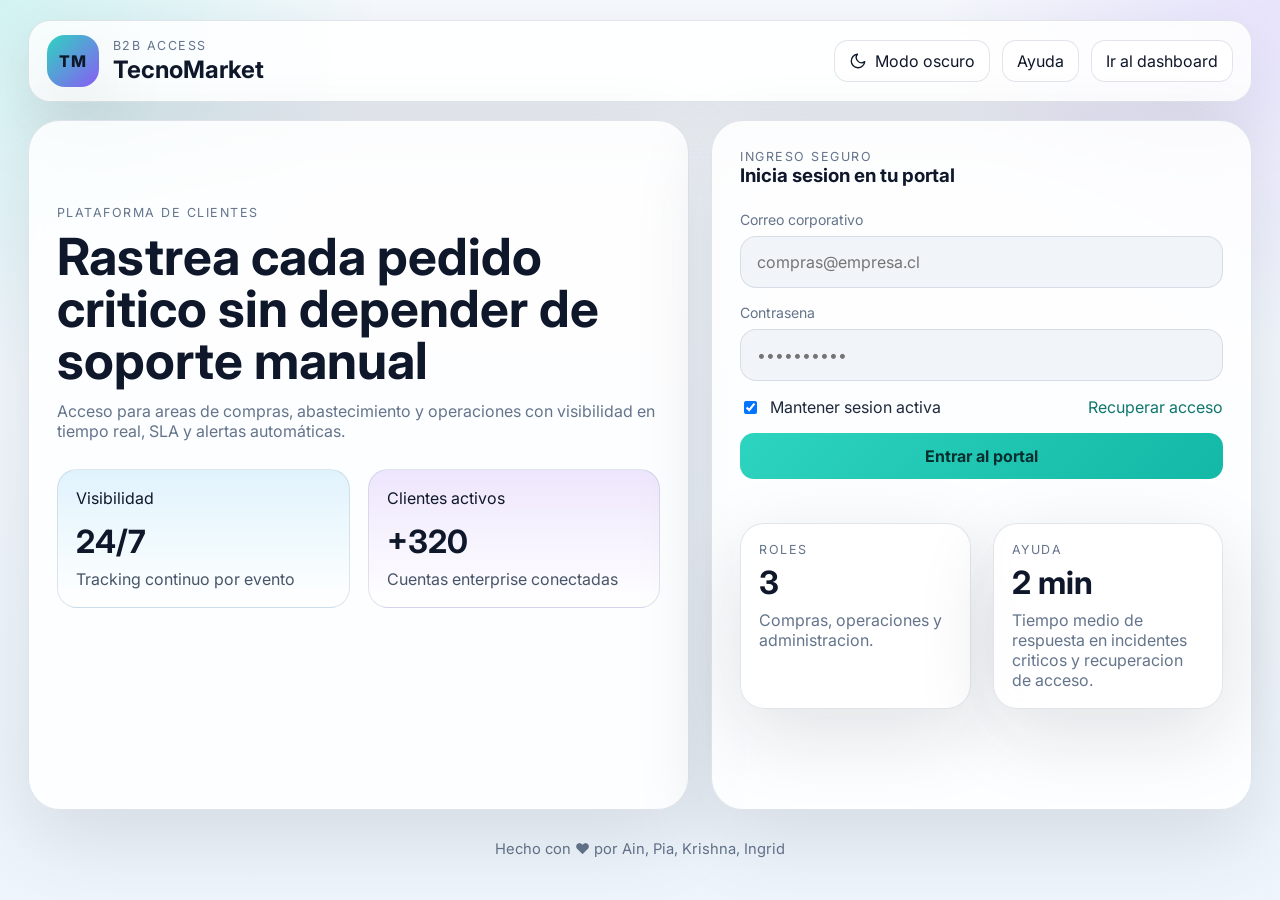
<file: index.html>
<!DOCTYPE html>
<html lang="es">
<head>
  <meta charset="UTF-8">
  <meta name="viewport" content="width=device-width, initial-scale=1.0">
  <title>TecnoMarket B2B | Login</title>
  <link rel="preconnect" href="https://fonts.googleapis.com">
  <link rel="preconnect" href="https://fonts.gstatic.com" crossorigin>
  <link href="https://fonts.googleapis.com/css2?family=Inter:wght@400;500;600;700;800&display=swap" rel="stylesheet">
  <link rel="stylesheet" href="styles.css">
</head>
<body class="auth-page">
  <header class="auth-topbar">
    <a class="brand-block brand-link topbar-brand" href="index.html">
      <div class="brand-mark">TM</div>
      <div class="brand-text">
        <p class="eyebrow">B2B Access</p>
        <h1>TecnoMarket</h1>
      </div>
    </a>
    <div class="auth-topbar-actions">
      <button class="ghost-button small theme-toggle" type="button" data-theme-toggle aria-pressed="false"><span class="theme-toggle-icon" aria-hidden="true"></span><span>Modo claro</span></button>
      <a class="ghost-button small button-link" href="client-portal.html#help-panel">Ayuda</a>
      <a class="ghost-button small button-link" href="dashboard.html">Ir al dashboard</a>
    </div>
  </header>

  <main class="auth-shell">
    <section class="auth-hero">
      <div class="hero-copy">
        <p class="card-label">Plataforma de clientes</p>
        <h2>Rastrea cada pedido critico sin depender de soporte manual</h2>
        <p class="muted">Acceso para areas de compras, abastecimiento y operaciones con visibilidad en tiempo real, SLA y alertas automáticas.</p>
      </div>

      <div class="hero-metrics-grid">
        <article class="metric-card accent-cyan">
          <p>Visibilidad</p>
          <strong>24/7</strong>
          <span>Tracking continuo por evento</span>
        </article>
        <article class="metric-card accent-violet">
          <p>Clientes activos</p>
          <strong>+320</strong>
          <span>Cuentas enterprise conectadas</span>
        </article>
      </div>
    </section>

    <section class="auth-panel">
      <div class="panel-heading auth-heading">
        <div>
          <p class="card-label">Ingreso seguro</p>
          <h3>Inicia sesion en tu portal</h3>
        </div>
      </div>

      <form class="auth-form">
        <label class="field-group">
          <span>Correo corporativo</span>
          <input type="email" placeholder="compras@empresa.cl">
        </label>
        <label class="field-group">
          <span>Contrasena</span>
          <input type="password" placeholder="••••••••••">
        </label>

        <div class="inline-row between">
          <label class="checkbox-row">
            <input type="checkbox" checked>
            <span>Mantener sesion activa</span>
          </label>
          <a class="text-link" href="#">Recuperar acceso</a>
        </div>

        <a class="primary-button button-link full-width" href="client-portal.html">Entrar al portal</a>
      </form>

      <div class="auth-footer-cards">
        <article class="sidebar-card compact">
          <p class="card-label">Roles</p>
          <h3>3</h3>
          <p class="muted">Compras, operaciones y administracion.</p>
        </article>
        <article class="sidebar-card compact" id="help-panel">
          <p class="card-label">Ayuda</p>
          <h3>2 min</h3>
          <p class="muted">Tiempo medio de respuesta en incidentes criticos y recuperacion de acceso.</p>
        </article>
      </div>
    </section>
  </main>

  <footer class="page-credit">
    <p class="auth-credit">Hecho con ❤️ por Ain, Pia, Krishna, Ingrid</p>
  </footer>

  <script src="script.js"></script>
</body>
</html>
</file>
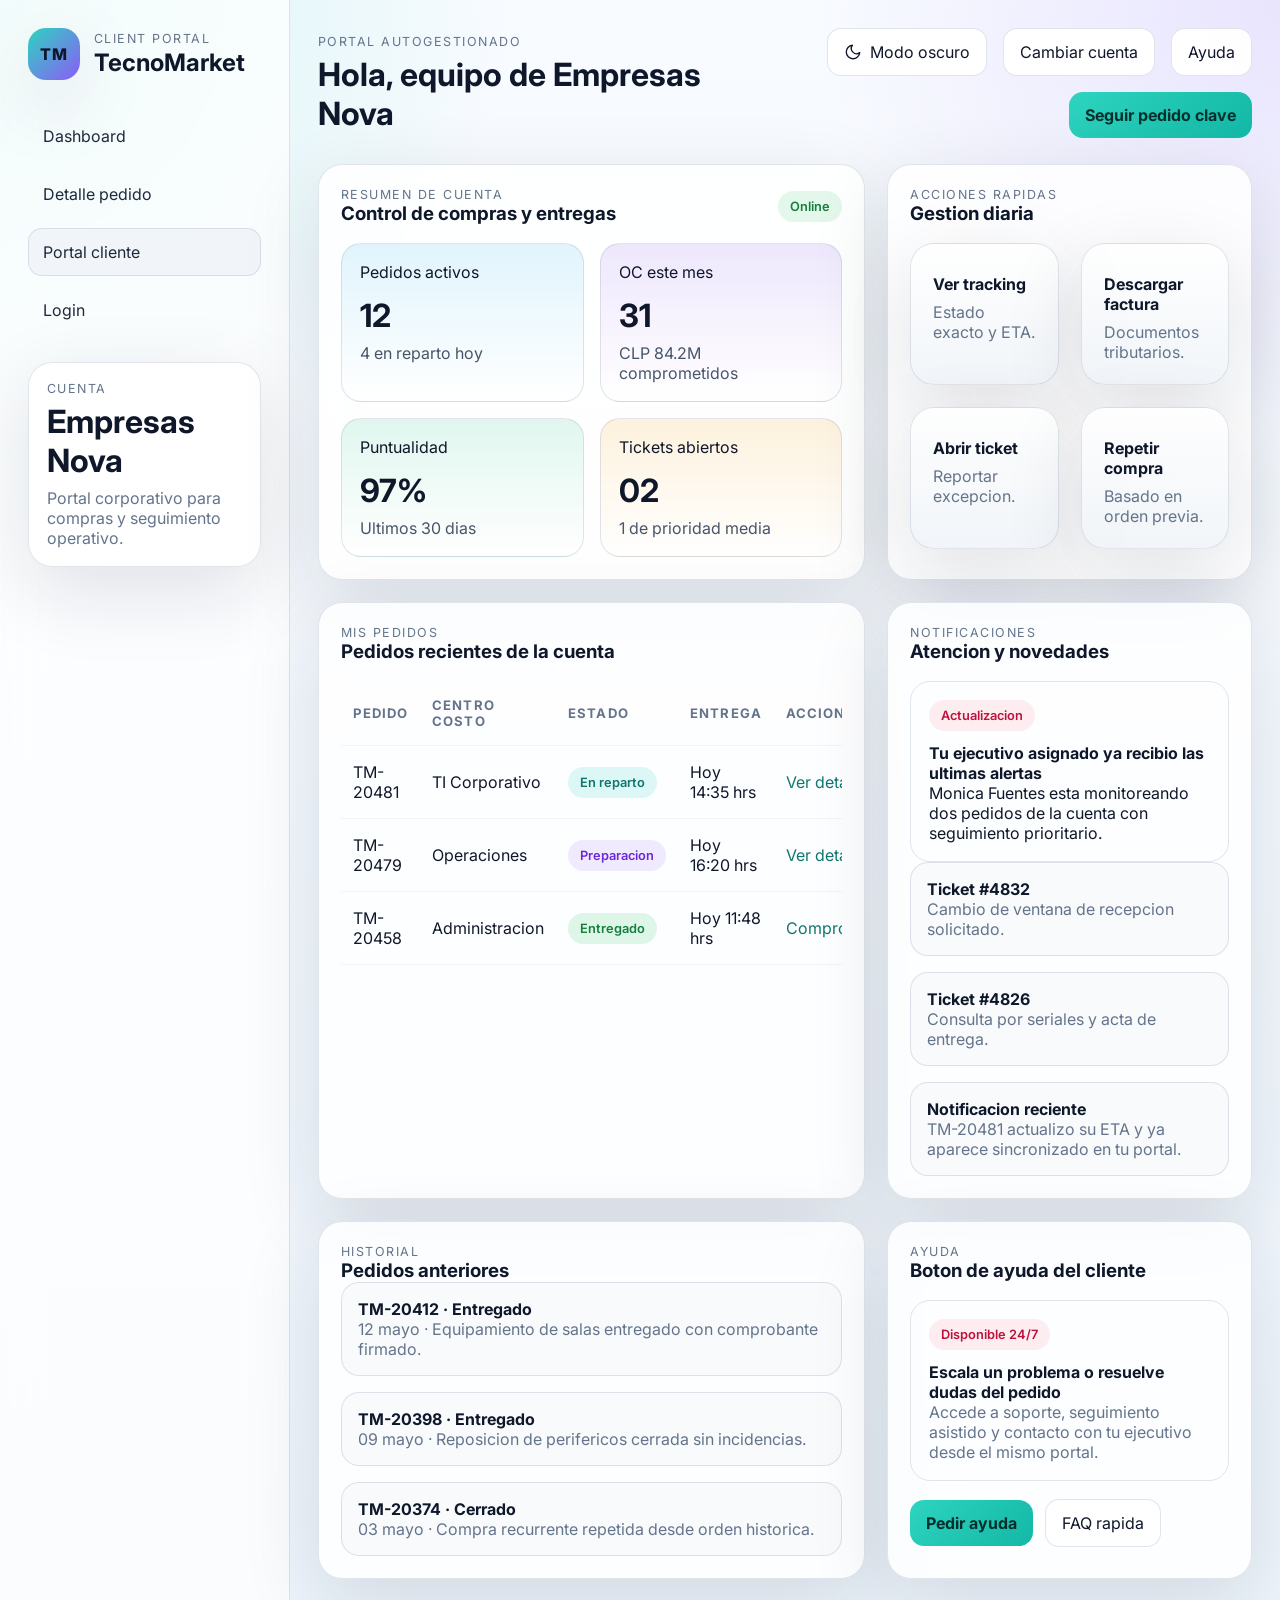
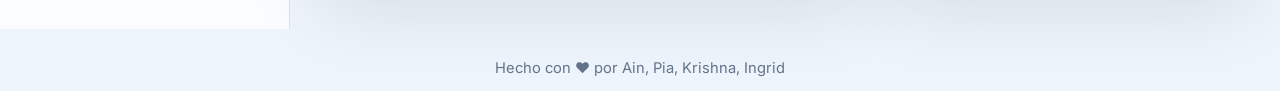
<file: client-portal.html>
<!DOCTYPE html>
<html lang="es">
<head>
  <meta charset="UTF-8">
  <meta name="viewport" content="width=device-width, initial-scale=1.0">
  <title>TecnoMarket B2B | Portal de Cliente</title>
  <link rel="preconnect" href="https://fonts.googleapis.com">
  <link rel="preconnect" href="https://fonts.gstatic.com" crossorigin>
  <link href="https://fonts.googleapis.com/css2?family=Inter:wght@400;500;600;700;800&display=swap" rel="stylesheet">
  <link rel="stylesheet" href="styles.css">
</head>
<body>
  <div class="app-shell compact-shell">
    <button class="mobile-menu-overlay" type="button" data-menu-close aria-label="Cerrar menu"></button>

    <aside class="sidebar dashboard-sidebar" id="client-portal-sidebar-nav" data-mobile-sidebar>
      <a class="brand-block brand-link" href="index.html">
        <div class="brand-mark">TM</div>
        <div class="brand-text">
          <p class="eyebrow">Client Portal</p>
          <h1>TecnoMarket</h1>
        </div>
      </a>

      <nav class="nav-menu">
        <a class="nav-item" href="dashboard.html">Dashboard</a>
        <a class="nav-item" href="order-detail.html">Detalle pedido</a>
        <a class="nav-item active" href="client-portal.html">Portal cliente</a>
        <a class="nav-item" href="login.html">Login</a>
      </nav>

      <section class="sidebar-card compact">
        <p class="card-label">Cuenta</p>
        <h3>Empresas Nova</h3>
        <p class="muted">Portal corporativo para compras y seguimiento operativo.</p>
      </section>
    </aside>

    <main class="main-content">
      <header class="topbar">
        <div>
          <button class="ghost-button mobile-menu-button" type="button" data-menu-toggle aria-expanded="false" aria-controls="client-portal-sidebar-nav">
            <span class="mobile-menu-icon" aria-hidden="true">
              <span></span>
              <span></span>
              <span></span>
            </span>
            <span>Menu</span>
          </button>
          <p class="eyebrow">Portal Autogestionado</p>
          <h2>Hola, equipo de Empresas Nova</h2>
        </div>
        <div class="topbar-actions">
          <button class="ghost-button theme-toggle" type="button" data-theme-toggle aria-pressed="false"><span class="theme-toggle-icon" aria-hidden="true"></span><span>Modo claro</span></button>
          <a class="ghost-button button-link" href="login.html">Cambiar cuenta</a>
          <a class="ghost-button button-link" href="#help-panel">Ayuda</a>
          <a class="primary-button button-link" href="order-detail.html">Seguir pedido clave</a>
        </div>
      </header>

      <section class="portal-hero-grid">
        <article class="hero-panel overview-panel">
          <div class="panel-heading">
            <div>
              <p class="card-label">Resumen de cuenta</p>
              <h3>Control de compras y entregas</h3>
            </div>
            <span class="live-badge">Online</span>
          </div>

          <div class="metrics-grid">
            <div class="metric-card accent-cyan">
              <p>Pedidos activos</p>
              <strong>12</strong>
              <span>4 en reparto hoy</span>
            </div>
            <div class="metric-card accent-violet">
              <p>OC este mes</p>
              <strong>31</strong>
              <span>CLP 84.2M comprometidos</span>
            </div>
            <div class="metric-card accent-emerald">
              <p>Puntualidad</p>
              <strong>97%</strong>
              <span>Ultimos 30 dias</span>
            </div>
            <div class="metric-card accent-amber">
              <p>Tickets abiertos</p>
              <strong>02</strong>
              <span>1 de prioridad media</span>
            </div>
          </div>
        </article>

        <article class="panel action-hub">
          <div class="panel-heading">
            <div>
              <p class="card-label">Acciones rapidas</p>
              <h3>Gestion diaria</h3>
            </div>
          </div>

          <div class="quick-actions-grid">
            <a class="feature-link-card small-card" href="order-detail.html">
              <h4>Ver tracking</h4>
              <p class="muted">Estado exacto y ETA.</p>
            </a>
            <a class="feature-link-card small-card" href="#">
              <h4>Descargar factura</h4>
              <p class="muted">Documentos tributarios.</p>
            </a>
            <a class="feature-link-card small-card" href="#">
              <h4>Abrir ticket</h4>
              <p class="muted">Reportar excepcion.</p>
            </a>
            <a class="feature-link-card small-card" href="#">
              <h4>Repetir compra</h4>
              <p class="muted">Basado en orden previa.</p>
            </a>
          </div>
        </article>
      </section>

      <section class="content-grid portal-content-grid">
        <article class="panel orders-panel">
          <div class="panel-heading">
            <div>
              <p class="card-label">Mis pedidos</p>
              <h3>Pedidos recientes de la cuenta</h3>
            </div>
          </div>

          <div class="table-wrap">
            <table>
              <thead>
                <tr>
                  <th>Pedido</th>
                  <th>Centro costo</th>
                  <th>Estado</th>
                  <th>Entrega</th>
                  <th>Accion</th>
                </tr>
              </thead>
              <tbody>
                <tr>
                  <td>TM-20481</td>
                  <td>TI Corporativo</td>
                  <td><span class="status-chip transit">En reparto</span></td>
                  <td>Hoy 14:35 hrs</td>
                  <td><a class="table-link" href="order-detail.html">Ver detalle</a></td>
                </tr>
                <tr>
                  <td>TM-20479</td>
                  <td>Operaciones</td>
                  <td><span class="status-chip prep">Preparacion</span></td>
                  <td>Hoy 16:20 hrs</td>
                  <td><a class="table-link" href="order-detail.html">Ver detalle</a></td>
                </tr>
                <tr>
                  <td>TM-20458</td>
                  <td>Administracion</td>
                  <td><span class="status-chip delivered">Entregado</span></td>
                  <td>Hoy 11:48 hrs</td>
                  <td><a class="table-link" href="order-detail.html">Comprobante</a></td>
                </tr>
              </tbody>
            </table>
          </div>
        </article>

        <article class="panel support-panel">
          <div class="panel-heading">
            <div>
              <p class="card-label">Notificaciones</p>
              <h3>Atencion y novedades</h3>
            </div>
          </div>

          <div class="insight-card">
            <span class="pill">Actualizacion</span>
            <h4>Tu ejecutivo asignado ya recibio las ultimas alertas</h4>
            <p>Monica Fuentes esta monitoreando dos pedidos de la cuenta con seguimiento prioritario.</p>
          </div>

          <div class="message-stack">
            <div class="message-card">
              <strong>Ticket #4832</strong>
              <p class="muted">Cambio de ventana de recepcion solicitado.</p>
            </div>
            <div class="message-card">
              <strong>Ticket #4826</strong>
              <p class="muted">Consulta por seriales y acta de entrega.</p>
            </div>
            <div class="message-card">
              <strong>Notificacion reciente</strong>
              <p class="muted">TM-20481 actualizo su ETA y ya aparece sincronizado en tu portal.</p>
            </div>
          </div>
        </article>
      </section>

      <section class="content-grid portal-content-grid secondary-grid">
        <article class="panel history-panel">
          <div class="panel-heading">
            <div>
              <p class="card-label">Historial</p>
              <h3>Pedidos anteriores</h3>
            </div>
          </div>

          <div class="message-stack">
            <div class="message-card">
              <strong>TM-20412 · Entregado</strong>
              <p class="muted">12 mayo · Equipamiento de salas entregado con comprobante firmado.</p>
            </div>
            <div class="message-card">
              <strong>TM-20398 · Entregado</strong>
              <p class="muted">09 mayo · Reposicion de perifericos cerrada sin incidencias.</p>
            </div>
            <div class="message-card">
              <strong>TM-20374 · Cerrado</strong>
              <p class="muted">03 mayo · Compra recurrente repetida desde orden historica.</p>
            </div>
          </div>
        </article>

        <article class="panel help-panel" id="help-panel">
          <div class="panel-heading">
            <div>
              <p class="card-label">Ayuda</p>
              <h3>Boton de ayuda del cliente</h3>
            </div>
          </div>

          <div class="insight-card">
            <span class="pill">Disponible 24/7</span>
            <h4>Escala un problema o resuelve dudas del pedido</h4>
            <p class="muted">Accede a soporte, seguimiento asistido y contacto con tu ejecutivo desde el mismo portal.</p>
          </div>

          <div class="help-actions">
            <a class="primary-button button-link" href="mailto:soporte@tecnomarket.cl">Pedir ayuda</a>
            <a class="ghost-button button-link" href="#">FAQ rapida</a>
          </div>
        </article>
      </section>
    </main>
  </div>

  <footer class="page-credit">
    <p class="auth-credit">Hecho con ❤️ por Ain, Pia, Krishna, Ingrid</p>
  </footer>

  <script src="script.js"></script>
</body>
</html>
</file>
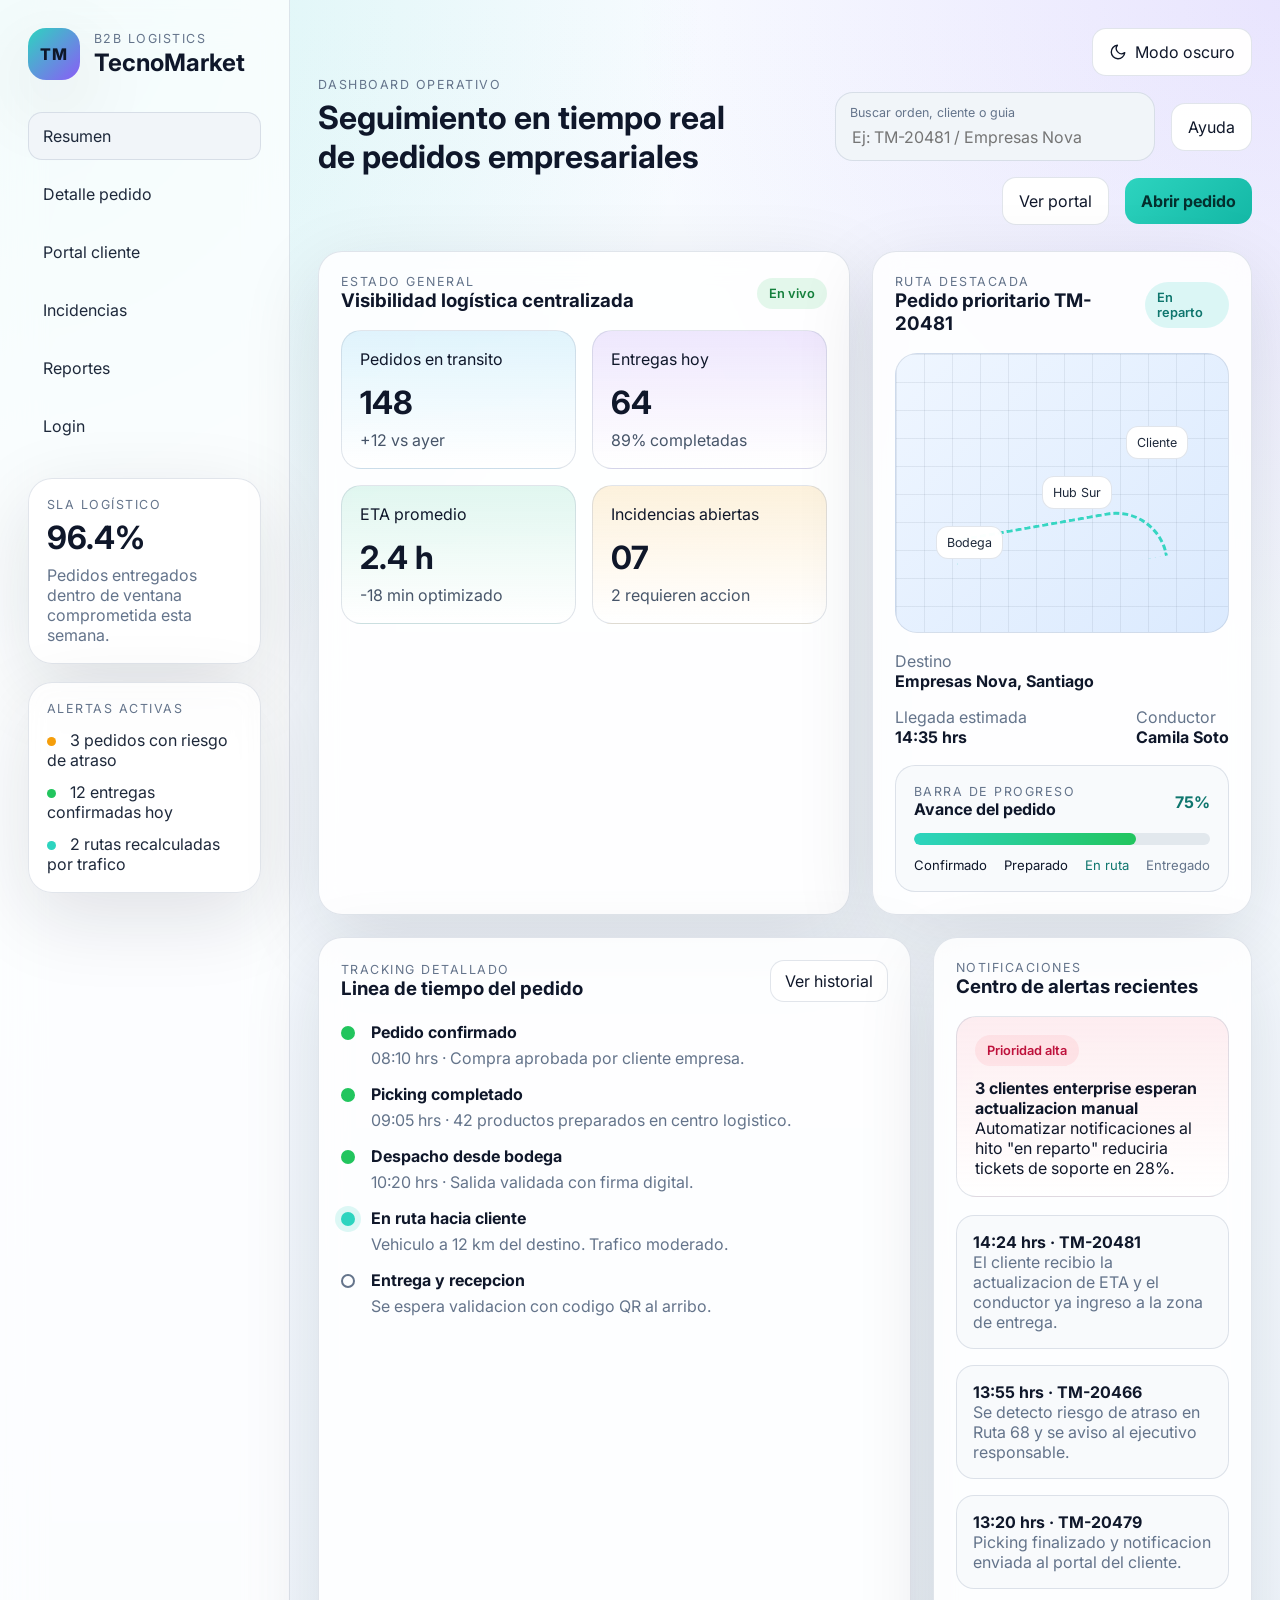
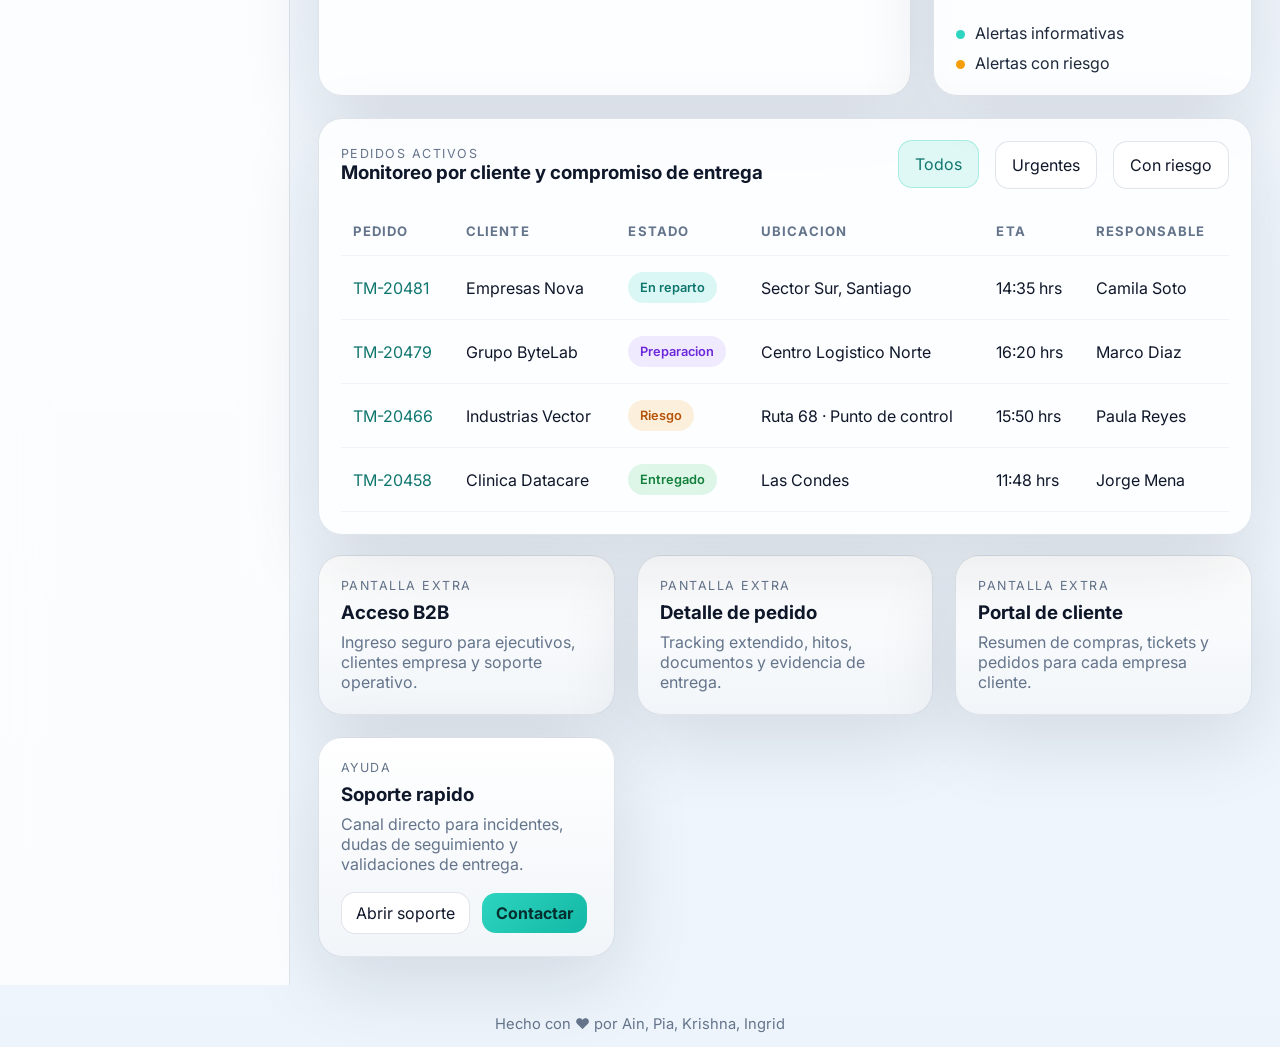
<file: dashboard.html>
<!DOCTYPE html>
<html lang="es">
<head>
  <meta charset="UTF-8">
  <meta name="viewport" content="width=device-width, initial-scale=1.0">
  <title>TecnoMarket B2B | Tracking Dashboard</title>
  <link rel="preconnect" href="https://fonts.googleapis.com">
  <link rel="preconnect" href="https://fonts.gstatic.com" crossorigin>
  <link href="https://fonts.googleapis.com/css2?family=Inter:wght@400;500;600;700;800&display=swap" rel="stylesheet">
  <link rel="stylesheet" href="styles.css">
</head>
<body>
  <div class="app-shell">
    <button class="mobile-menu-overlay" type="button" data-menu-close aria-label="Cerrar menu"></button>

    <aside class="sidebar dashboard-sidebar" id="dashboard-sidebar-nav" data-mobile-sidebar>
      <a class="brand-block brand-link" href="index.html">
        <div class="brand-mark">TM</div>
        <div class="brand-text">
          <p class="eyebrow">B2B Logistics</p>
          <h1>TecnoMarket</h1>
        </div>
      </a>

      <nav class="nav-menu">
        <a class="nav-item active" href="dashboard.html">Resumen</a>
        <a class="nav-item" href="order-detail.html">Detalle pedido</a>
        <a class="nav-item" href="client-portal.html">Portal cliente</a>
        <a class="nav-item" href="incidencias.html">Incidencias</a>
        <a class="nav-item" href="reportes.html">Reportes</a>
        <a class="nav-item" href="index.html">Login</a>
      </nav>

      <section class="sidebar-card compact">
        <p class="card-label">SLA logístico</p>
        <h3>96.4%</h3>
        <p class="muted">Pedidos entregados dentro de ventana comprometida esta semana.</p>
      </section>

      <section class="sidebar-card">
        <p class="card-label">Alertas activas</p>
        <ul class="alert-list">
          <li>
            <span class="dot warning"></span>
            3 pedidos con riesgo de atraso
          </li>
          <li>
            <span class="dot success"></span>
            12 entregas confirmadas hoy
          </li>
          <li>
            <span class="dot info"></span>
            2 rutas recalculadas por trafico
          </li>
        </ul>
      </section>
    </aside>

    <main class="main-content">
      <header class="topbar">
        <div>
          <button class="ghost-button mobile-menu-button" type="button" data-menu-toggle aria-expanded="false" aria-controls="dashboard-sidebar-nav">
            <span class="mobile-menu-icon" aria-hidden="true">
              <span></span>
              <span></span>
              <span></span>
            </span>
            <span>Menu</span>
          </button>
          <p class="eyebrow">Dashboard Operativo</p>
          <h2>Seguimiento en tiempo real de pedidos empresariales</h2>
        </div>

        <div class="topbar-actions">
          <button class="ghost-button theme-toggle" type="button" data-theme-toggle aria-pressed="false"><span class="theme-toggle-icon" aria-hidden="true"></span><span>Modo claro</span></button>
          <label class="search-bar">
            <span>Buscar orden, cliente o guia</span>
            <input type="text" placeholder="Ej: TM-20481 / Empresas Nova" id="orderSearch">
          </label>
          <a class="ghost-button button-link" href="#help-panel">Ayuda</a>
          <a class="ghost-button button-link" href="client-portal.html">Ver portal</a>
          <a class="primary-button button-link" href="order-detail.html">Abrir pedido</a>
        </div>
      </header>

      <section class="hero-grid">
        <article class="hero-panel overview-panel">
          <div class="panel-heading">
            <div>
              <p class="card-label">Estado general</p>
              <h3>Visibilidad logística centralizada</h3>
            </div>
            <span class="live-badge">En vivo</span>
          </div>

          <div class="metrics-grid">
            <div class="metric-card accent-cyan">
              <p>Pedidos en transito</p>
              <strong>148</strong>
              <span>+12 vs ayer</span>
            </div>
            <div class="metric-card accent-violet">
              <p>Entregas hoy</p>
              <strong>64</strong>
              <span>89% completadas</span>
            </div>
            <div class="metric-card accent-emerald">
              <p>ETA promedio</p>
              <strong>2.4 h</strong>
              <span>-18 min optimizado</span>
            </div>
            <div class="metric-card accent-amber">
              <p>Incidencias abiertas</p>
              <strong>07</strong>
              <span>2 requieren accion</span>
            </div>
          </div>
        </article>

        <article class="hero-panel route-panel">
          <div class="panel-heading">
            <div>
              <p class="card-label">Ruta destacada</p>
              <h3>Pedido prioritario TM-20481</h3>
            </div>
            <span class="status-chip transit">En reparto</span>
          </div>

          <div class="map-card">
            <div class="map-grid"></div>
            <div class="map-route route-a"></div>
            <div class="map-point start">Bodega</div>
            <div class="map-point hub">Hub Sur</div>
            <div class="map-point end">Cliente</div>
          </div>

          <div class="route-summary">
            <div>
              <p class="muted">Destino</p>
              <strong>Empresas Nova, Santiago</strong>
            </div>
            <div>
              <p class="muted">Llegada estimada</p>
              <strong data-live-eta>14:35 hrs</strong>
            </div>
            <div>
              <p class="muted">Conductor</p>
              <strong>Camila Soto</strong>
            </div>
          </div>

          <div class="progress-card">
            <div class="progress-meta">
              <div>
                <p class="card-label">Barra de progreso</p>
                <strong>Avance del pedido</strong>
              </div>
              <strong class="progress-value" data-progress-value>75%</strong>
            </div>
            <div class="progress-bar" aria-label="Progreso del pedido">
              <span class="progress-fill" data-progress-fill style="width: 75%"></span>
            </div>
            <div class="progress-steps">
              <span class="done">Confirmado</span>
              <span class="done">Preparado</span>
              <span class="active">En ruta</span>
              <span>Entregado</span>
            </div>
          </div>
        </article>
      </section>

      <section class="content-grid">
        <article class="panel tracking-panel">
          <div class="panel-heading">
            <div>
              <p class="card-label">Tracking detallado</p>
              <h3>Linea de tiempo del pedido</h3>
            </div>
            <a class="ghost-button small button-link" href="order-detail.html">Ver historial</a>
          </div>

          <div class="timeline" id="timeline">
            <div class="timeline-item done">
              <span class="timeline-marker"></span>
              <div>
                <strong>Pedido confirmado</strong>
                <p>08:10 hrs · Compra aprobada por cliente empresa.</p>
              </div>
            </div>
            <div class="timeline-item done">
              <span class="timeline-marker"></span>
              <div>
                <strong>Picking completado</strong>
                <p>09:05 hrs · 42 productos preparados en centro logistico.</p>
              </div>
            </div>
            <div class="timeline-item done">
              <span class="timeline-marker"></span>
              <div>
                <strong>Despacho desde bodega</strong>
                <p>10:20 hrs · Salida validada con firma digital.</p>
              </div>
            </div>
            <div class="timeline-item active">
              <span class="timeline-marker"></span>
              <div>
                <strong>En ruta hacia cliente</strong>
                <p data-route-progress>Vehiculo a 12 km del destino. Trafico moderado.</p>
              </div>
            </div>
            <div class="timeline-item pending">
              <span class="timeline-marker"></span>
              <div>
                <strong>Entrega y recepcion</strong>
                <p>Se espera validacion con codigo QR al arribo.</p>
              </div>
            </div>
          </div>
        </article>

        <article class="panel notifications-panel">
          <div class="panel-heading">
            <div>
              <p class="card-label">Notificaciones</p>
              <h3>Centro de alertas recientes</h3>
            </div>
          </div>

          <div class="insight-card highlight">
            <span class="pill">Prioridad alta</span>
            <h4>3 clientes enterprise esperan actualizacion manual</h4>
            <p>Automatizar notificaciones al hito "en reparto" reduciria tickets de soporte en 28%.</p>
          </div>

          <div class="message-stack notifications-stack">
            <div class="message-card">
              <strong>14:24 hrs · TM-20481</strong>
              <p class="muted">El cliente recibio la actualizacion de ETA y el conductor ya ingreso a la zona de entrega.</p>
            </div>
            <div class="message-card">
              <strong>13:55 hrs · TM-20466</strong>
              <p class="muted">Se detecto riesgo de atraso en Ruta 68 y se aviso al ejecutivo responsable.</p>
            </div>
            <div class="message-card">
              <strong>13:20 hrs · TM-20479</strong>
              <p class="muted">Picking finalizado y notificacion enviada al portal del cliente.</p>
            </div>
          </div>

          <div class="legend-list">
            <div><span class="legend-dot cyan"></span>Alertas informativas</div>
            <div><span class="legend-dot amber"></span>Alertas con riesgo</div>
          </div>
        </article>
      </section>

      <section class="panel orders-panel">
        <div class="panel-heading">
          <div>
            <p class="card-label">Pedidos activos</p>
            <h3>Monitoreo por cliente y compromiso de entrega</h3>
          </div>
          <div class="segmented-control">
            <button class="segment active">Todos</button>
            <button class="segment">Urgentes</button>
            <button class="segment">Con riesgo</button>
          </div>
        </div>

        <div class="table-wrap">
          <table>
            <thead>
              <tr>
                <th>Pedido</th>
                <th>Cliente</th>
                <th>Estado</th>
                <th>Ubicacion</th>
                <th>ETA</th>
                <th>Responsable</th>
              </tr>
            </thead>
            <tbody id="ordersTableBody">
              <tr>
                <td><a class="table-link" href="order-detail.html">TM-20481</a></td>
                <td>Empresas Nova</td>
                <td><span class="status-chip transit">En reparto</span></td>
                <td>Sector Sur, Santiago</td>
                <td>14:35 hrs</td>
                <td>Camila Soto</td>
              </tr>
              <tr>
                <td><a class="table-link" href="order-detail.html">TM-20479</a></td>
                <td>Grupo ByteLab</td>
                <td><span class="status-chip prep">Preparacion</span></td>
                <td>Centro Logistico Norte</td>
                <td>16:20 hrs</td>
                <td>Marco Diaz</td>
              </tr>
              <tr>
                <td><a class="table-link" href="order-detail.html">TM-20466</a></td>
                <td>Industrias Vector</td>
                <td><span class="status-chip delayed">Riesgo</span></td>
                <td>Ruta 68 · Punto de control</td>
                <td>15:50 hrs</td>
                <td>Paula Reyes</td>
              </tr>
              <tr>
                <td><a class="table-link" href="order-detail.html">TM-20458</a></td>
                <td>Clinica Datacare</td>
                <td><span class="status-chip delivered">Entregado</span></td>
                <td>Las Condes</td>
                <td>11:48 hrs</td>
                <td>Jorge Mena</td>
              </tr>
            </tbody>
          </table>
        </div>
      </section>

      <section class="extra-links-grid">
        <a class="feature-link-card" href="index.html">
          <p class="card-label">Pantalla extra</p>
          <h3>Acceso B2B</h3>
          <p class="muted">Ingreso seguro para ejecutivos, clientes empresa y soporte operativo.</p>
        </a>
        <a class="feature-link-card" href="order-detail.html">
          <p class="card-label">Pantalla extra</p>
          <h3>Detalle de pedido</h3>
          <p class="muted">Tracking extendido, hitos, documentos y evidencia de entrega.</p>
        </a>
        <a class="feature-link-card" href="client-portal.html">
          <p class="card-label">Pantalla extra</p>
          <h3>Portal de cliente</h3>
          <p class="muted">Resumen de compras, tickets y pedidos para cada empresa cliente.</p>
        </a>
        <article class="feature-link-card" id="help-panel">
          <p class="card-label">Ayuda</p>
          <h3>Soporte rapido</h3>
          <p class="muted">Canal directo para incidentes, dudas de seguimiento y validaciones de entrega.</p>
          <div class="help-actions">
            <a class="ghost-button small button-link" href="client-portal.html">Abrir soporte</a>
            <a class="primary-button small button-link" href="mailto:soporte@tecnomarket.cl">Contactar</a>
          </div>
        </article>
      </section>
    </main>
  </div>

  <footer class="page-credit">
    <p class="auth-credit">Hecho con ❤️ por Ain, Pia, Krishna, Ingrid</p>
  </footer>

  <script src="script.js"></script>
</body>
</html>
</file>
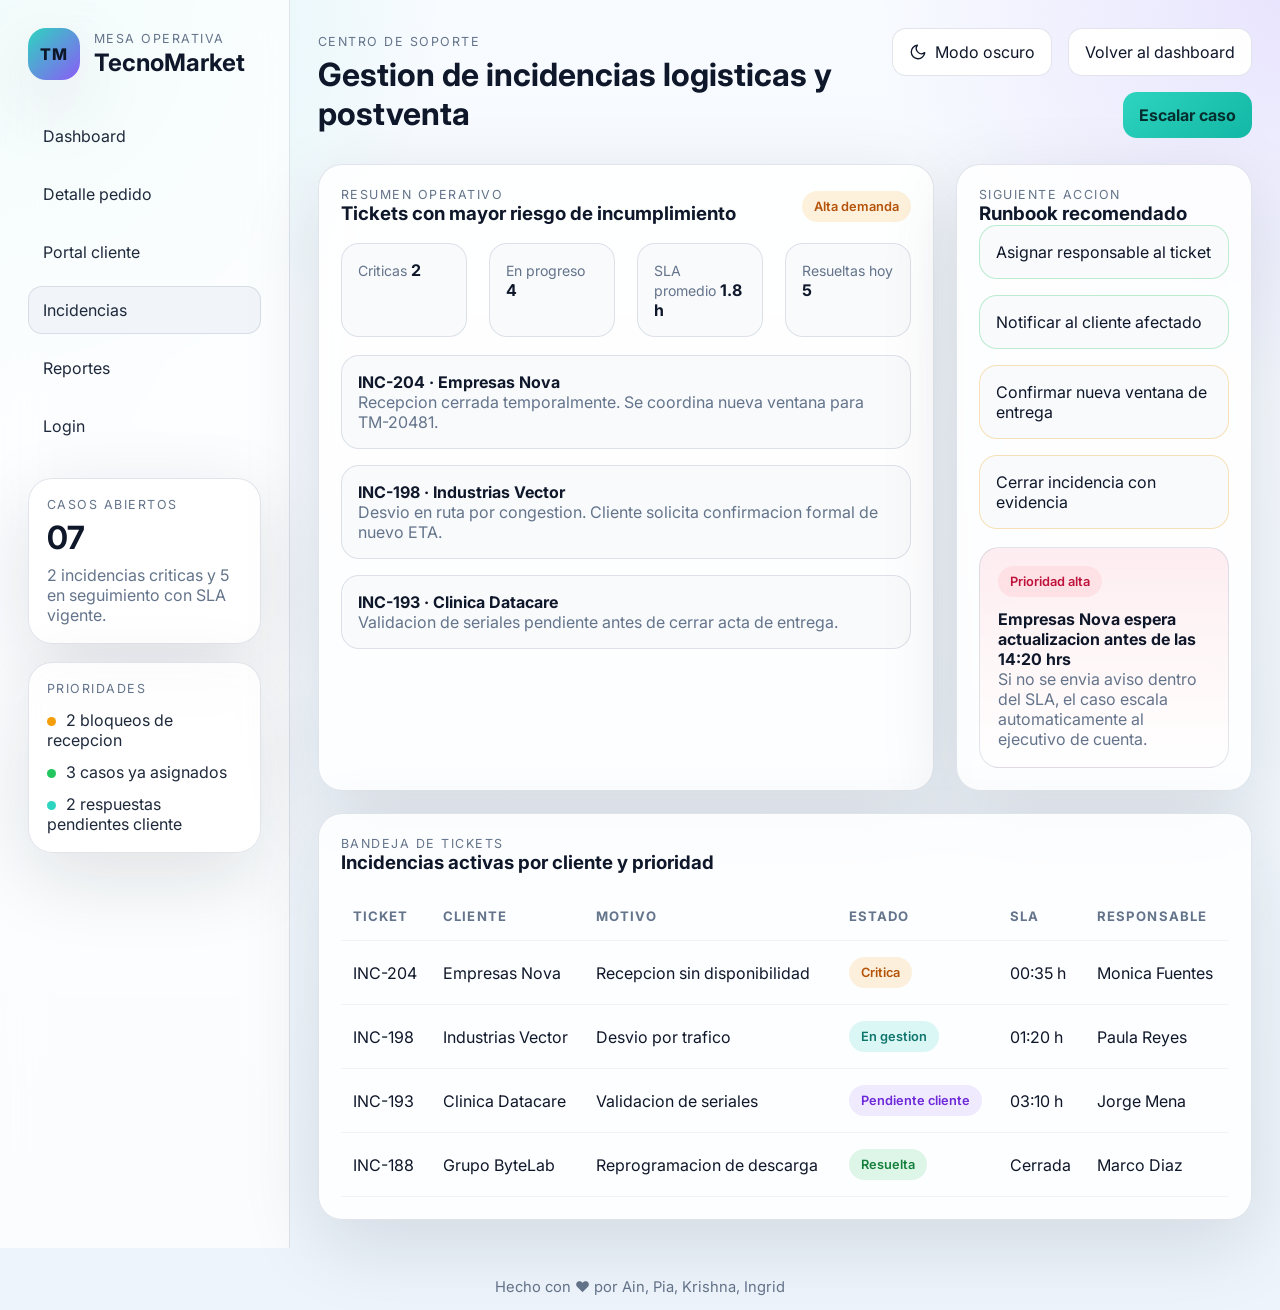
<file: incidencias.html>
<!DOCTYPE html>
<html lang="es">
<head>
  <meta charset="UTF-8">
  <meta name="viewport" content="width=device-width, initial-scale=1.0">
  <title>TecnoMarket B2B | Incidencias</title>
  <link rel="preconnect" href="https://fonts.googleapis.com">
  <link rel="preconnect" href="https://fonts.gstatic.com" crossorigin>
  <link href="https://fonts.googleapis.com/css2?family=Inter:wght@400;500;600;700;800&display=swap" rel="stylesheet">
  <link rel="stylesheet" href="styles.css">
</head>
<body>
  <div class="app-shell compact-shell">
    <button class="mobile-menu-overlay" type="button" data-menu-close aria-label="Cerrar menu"></button>

    <aside class="sidebar dashboard-sidebar" id="incidencias-sidebar-nav" data-mobile-sidebar>
      <a class="brand-block brand-link" href="index.html">
        <div class="brand-mark">TM</div>
        <div class="brand-text">
          <p class="eyebrow">Mesa Operativa</p>
          <h1>TecnoMarket</h1>
        </div>
      </a>

      <nav class="nav-menu">
        <a class="nav-item" href="dashboard.html">Dashboard</a>
        <a class="nav-item" href="order-detail.html">Detalle pedido</a>
        <a class="nav-item" href="client-portal.html">Portal cliente</a>
        <a class="nav-item active" href="incidencias.html">Incidencias</a>
        <a class="nav-item" href="reportes.html">Reportes</a>
        <a class="nav-item" href="login.html">Login</a>
      </nav>

      <section class="sidebar-card compact">
        <p class="card-label">Casos abiertos</p>
        <h3>07</h3>
        <p class="muted">2 incidencias criticas y 5 en seguimiento con SLA vigente.</p>
      </section>

      <section class="sidebar-card">
        <p class="card-label">Prioridades</p>
        <ul class="alert-list">
          <li><span class="dot warning"></span>2 bloqueos de recepcion</li>
          <li><span class="dot success"></span>3 casos ya asignados</li>
          <li><span class="dot info"></span>2 respuestas pendientes cliente</li>
        </ul>
      </section>
    </aside>

    <main class="main-content">
      <header class="topbar">
        <div>
          <button class="ghost-button mobile-menu-button" type="button" data-menu-toggle aria-expanded="false" aria-controls="incidencias-sidebar-nav">
            <span class="mobile-menu-icon" aria-hidden="true">
              <span></span>
              <span></span>
              <span></span>
            </span>
            <span>Menu</span>
          </button>
          <p class="eyebrow">Centro de soporte</p>
          <h2>Gestion de incidencias logisticas y postventa</h2>
        </div>
        <div class="topbar-actions">
          <button class="ghost-button theme-toggle" type="button" data-theme-toggle aria-pressed="false"><span class="theme-toggle-icon" aria-hidden="true"></span><span>Modo claro</span></button>
          <a class="ghost-button button-link" href="dashboard.html">Volver al dashboard</a>
          <a class="primary-button button-link" href="mailto:soporte@tecnomarket.cl">Escalar caso</a>
        </div>
      </header>

      <section class="detail-overview-grid">
        <article class="panel detail-main-card">
          <div class="panel-heading">
            <div>
              <p class="card-label">Resumen operativo</p>
              <h3>Tickets con mayor riesgo de incumplimiento</h3>
            </div>
            <span class="status-chip delayed">Alta demanda</span>
          </div>

          <div class="detail-stats-grid">
            <div class="info-tile">
              <span>Criticas</span>
              <strong>2</strong>
            </div>
            <div class="info-tile">
              <span>En progreso</span>
              <strong>4</strong>
            </div>
            <div class="info-tile">
              <span>SLA promedio</span>
              <strong>1.8 h</strong>
            </div>
            <div class="info-tile">
              <span>Resueltas hoy</span>
              <strong>5</strong>
            </div>
          </div>

          <div class="message-stack">
            <div class="message-card">
              <strong>INC-204 · Empresas Nova</strong>
              <p class="muted">Recepcion cerrada temporalmente. Se coordina nueva ventana para TM-20481.</p>
            </div>
            <div class="message-card">
              <strong>INC-198 · Industrias Vector</strong>
              <p class="muted">Desvio en ruta por congestion. Cliente solicita confirmacion formal de nuevo ETA.</p>
            </div>
            <div class="message-card">
              <strong>INC-193 · Clinica Datacare</strong>
              <p class="muted">Validacion de seriales pendiente antes de cerrar acta de entrega.</p>
            </div>
          </div>
        </article>

        <article class="panel side-inspector">
          <div class="panel-heading">
            <div>
              <p class="card-label">Siguiente accion</p>
              <h3>Runbook recomendado</h3>
            </div>
          </div>

          <div class="check-list">
            <div class="check-item done">Asignar responsable al ticket</div>
            <div class="check-item done">Notificar al cliente afectado</div>
            <div class="check-item pending">Confirmar nueva ventana de entrega</div>
            <div class="check-item pending">Cerrar incidencia con evidencia</div>
          </div>

          <div class="insight-card highlight">
            <span class="pill">Prioridad alta</span>
            <h4>Empresas Nova espera actualizacion antes de las 14:20 hrs</h4>
            <p class="muted">Si no se envia aviso dentro del SLA, el caso escala automaticamente al ejecutivo de cuenta.</p>
          </div>
        </article>
      </section>

      <section class="panel orders-panel">
        <div class="panel-heading">
          <div>
            <p class="card-label">Bandeja de tickets</p>
            <h3>Incidencias activas por cliente y prioridad</h3>
          </div>
        </div>

        <div class="table-wrap">
          <table>
            <thead>
              <tr>
                <th>Ticket</th>
                <th>Cliente</th>
                <th>Motivo</th>
                <th>Estado</th>
                <th>SLA</th>
                <th>Responsable</th>
              </tr>
            </thead>
            <tbody>
              <tr>
                <td>INC-204</td>
                <td>Empresas Nova</td>
                <td>Recepcion sin disponibilidad</td>
                <td><span class="status-chip delayed">Critica</span></td>
                <td>00:35 h</td>
                <td>Monica Fuentes</td>
              </tr>
              <tr>
                <td>INC-198</td>
                <td>Industrias Vector</td>
                <td>Desvio por trafico</td>
                <td><span class="status-chip transit">En gestion</span></td>
                <td>01:20 h</td>
                <td>Paula Reyes</td>
              </tr>
              <tr>
                <td>INC-193</td>
                <td>Clinica Datacare</td>
                <td>Validacion de seriales</td>
                <td><span class="status-chip prep">Pendiente cliente</span></td>
                <td>03:10 h</td>
                <td>Jorge Mena</td>
              </tr>
              <tr>
                <td>INC-188</td>
                <td>Grupo ByteLab</td>
                <td>Reprogramacion de descarga</td>
                <td><span class="status-chip delivered">Resuelta</span></td>
                <td>Cerrada</td>
                <td>Marco Diaz</td>
              </tr>
            </tbody>
          </table>
        </div>
      </section>
    </main>
  </div>

  <footer class="page-credit">
    <p class="auth-credit">Hecho con ❤️ por Ain, Pia, Krishna, Ingrid</p>
  </footer>

  <script src="script.js"></script>
</body>
</html>
</file>
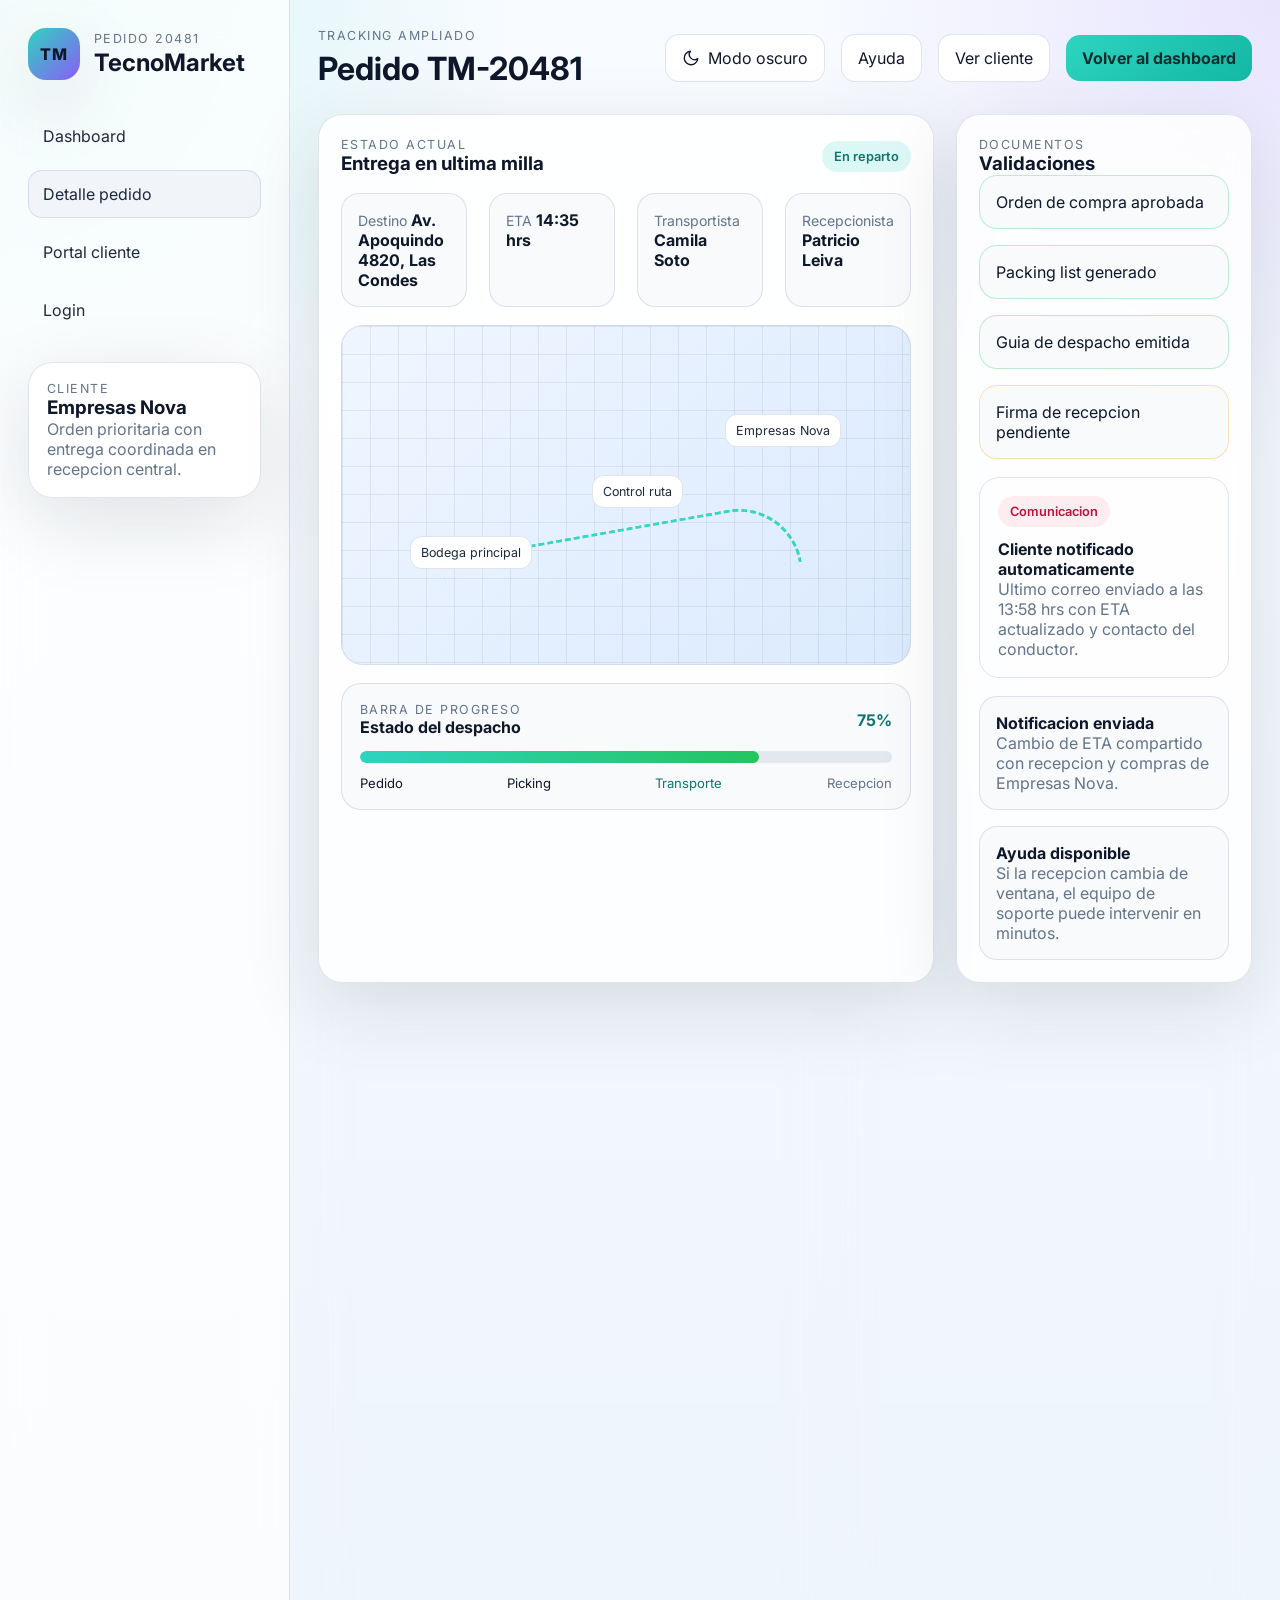
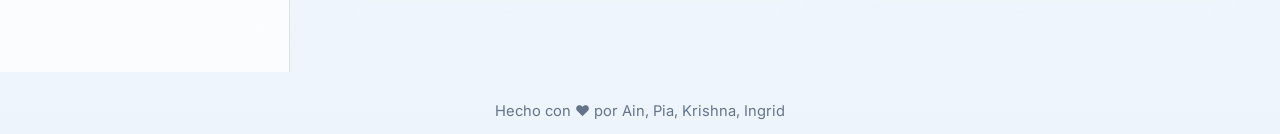
<file: order-detail.html>
<!DOCTYPE html>
<html lang="es">
<head>
  <meta charset="UTF-8">
  <meta name="viewport" content="width=device-width, initial-scale=1.0">
  <title>TecnoMarket B2B | Detalle de Pedido</title>
  <link rel="preconnect" href="https://fonts.googleapis.com">
  <link rel="preconnect" href="https://fonts.gstatic.com" crossorigin>
  <link href="https://fonts.googleapis.com/css2?family=Inter:wght@400;500;600;700;800&display=swap" rel="stylesheet">
  <link rel="stylesheet" href="styles.css">
</head>
<body>
  <div class="app-shell compact-shell">
    <button class="mobile-menu-overlay" type="button" data-menu-close aria-label="Cerrar menu"></button>

    <aside class="sidebar dashboard-sidebar" id="order-detail-sidebar-nav" data-mobile-sidebar>
      <a class="brand-block brand-link" href="index.html">
        <div class="brand-mark">TM</div>
        <div class="brand-text">
          <p class="eyebrow">Pedido 20481</p>
          <h1>TecnoMarket</h1>
        </div>
      </a>

      <nav class="nav-menu">
        <a class="nav-item" href="dashboard.html">Dashboard</a>
        <a class="nav-item active" href="order-detail.html">Detalle pedido</a>
        <a class="nav-item" href="client-portal.html">Portal cliente</a>
        <a class="nav-item" href="login.html">Login</a>
      </nav>

      <section class="sidebar-card">
        <p class="card-label">Cliente</p>
        <h3>Empresas Nova</h3>
        <p class="muted">Orden prioritaria con entrega coordinada en recepcion central.</p>
      </section>
    </aside>

    <main class="main-content">
      <header class="topbar">
        <div>
          <button class="ghost-button mobile-menu-button" type="button" data-menu-toggle aria-expanded="false" aria-controls="order-detail-sidebar-nav">
            <span class="mobile-menu-icon" aria-hidden="true">
              <span></span>
              <span></span>
              <span></span>
            </span>
            <span>Menu</span>
          </button>
          <p class="eyebrow">Tracking ampliado</p>
          <h2>Pedido TM-20481</h2>
        </div>
        <div class="topbar-actions">
          <button class="ghost-button theme-toggle" type="button" data-theme-toggle aria-pressed="false"><span class="theme-toggle-icon" aria-hidden="true"></span><span>Modo claro</span></button>
          <a class="ghost-button button-link" href="#help-panel">Ayuda</a>
          <a class="ghost-button button-link" href="client-portal.html">Ver cliente</a>
          <a class="primary-button button-link" href="dashboard.html">Volver al dashboard</a>
        </div>
      </header>

      <section class="detail-overview-grid">
        <article class="panel detail-main-card">
          <div class="panel-heading">
            <div>
              <p class="card-label">Estado actual</p>
              <h3>Entrega en ultima milla</h3>
            </div>
            <span class="status-chip transit">En reparto</span>
          </div>

          <div class="detail-stats-grid">
            <div class="info-tile">
              <span>Destino</span>
              <strong>Av. Apoquindo 4820, Las Condes</strong>
            </div>
            <div class="info-tile">
              <span>ETA</span>
              <strong data-live-eta>14:35 hrs</strong>
            </div>
            <div class="info-tile">
              <span>Transportista</span>
              <strong>Camila Soto</strong>
            </div>
            <div class="info-tile">
              <span>Recepcionista</span>
              <strong>Patricio Leiva</strong>
            </div>
          </div>

          <div class="map-card large-map">
            <div class="map-grid"></div>
            <div class="map-route route-a"></div>
            <div class="map-point start">Bodega principal</div>
            <div class="map-point hub">Control ruta</div>
            <div class="map-point end">Empresas Nova</div>
          </div>

          <div class="progress-card">
            <div class="progress-meta">
              <div>
                <p class="card-label">Barra de progreso</p>
                <strong>Estado del despacho</strong>
              </div>
              <strong class="progress-value" data-progress-value>75%</strong>
            </div>
            <div class="progress-bar" aria-label="Progreso del despacho">
              <span class="progress-fill" data-progress-fill style="width: 75%"></span>
            </div>
            <div class="progress-steps">
              <span class="done">Pedido</span>
              <span class="done">Picking</span>
              <span class="active">Transporte</span>
              <span>Recepcion</span>
            </div>
          </div>
        </article>

        <article class="panel side-inspector">
          <div class="panel-heading">
            <div>
              <p class="card-label">Documentos</p>
              <h3>Validaciones</h3>
            </div>
          </div>

          <div class="check-list">
            <div class="check-item done">Orden de compra aprobada</div>
            <div class="check-item done">Packing list generado</div>
            <div class="check-item done">Guia de despacho emitida</div>
            <div class="check-item pending">Firma de recepcion pendiente</div>
          </div>

          <div class="insight-card">
            <span class="pill">Comunicacion</span>
            <h4>Cliente notificado automaticamente</h4>
            <p class="muted">Ultimo correo enviado a las 13:58 hrs con ETA actualizado y contacto del conductor.</p>
          </div>

          <div class="message-stack notifications-stack">
            <div class="message-card">
              <strong>Notificacion enviada</strong>
              <p class="muted">Cambio de ETA compartido con recepcion y compras de Empresas Nova.</p>
            </div>
            <div class="message-card">
              <strong>Ayuda disponible</strong>
              <p class="muted">Si la recepcion cambia de ventana, el equipo de soporte puede intervenir en minutos.</p>
            </div>
          </div>
        </article>
      </section>

      <section class="content-grid detail-content-grid">
        <article class="panel tracking-panel">
          <div class="panel-heading">
            <div>
              <p class="card-label">Hitos</p>
              <h3>Bitacora completa del pedido</h3>
            </div>
          </div>

          <div class="timeline">
            <div class="timeline-item done">
              <span class="timeline-marker"></span>
              <div>
                <strong>08:10 hrs · Pedido confirmado</strong>
                <p>Compra de notebooks, docking stations y perifericos aprobada por el area de compras.</p>
              </div>
            </div>
            <div class="timeline-item done">
              <span class="timeline-marker"></span>
              <div>
                <strong>09:05 hrs · Consolidacion completada</strong>
                <p>42 unidades verificadas con stock y numero de serie asociados.</p>
              </div>
            </div>
            <div class="timeline-item done">
              <span class="timeline-marker"></span>
              <div>
                <strong>11:10 hrs · Salida de centro logistico</strong>
                <p>Despacho sellado con validacion de control de calidad y fotografia de carga.</p>
              </div>
            </div>
            <div class="timeline-item active">
              <span class="timeline-marker"></span>
              <div>
                <strong>13:59 hrs · En ruta al destino final</strong>
                <p data-route-progress>Vehiculo a 12 km del destino. Trafico moderado.</p>
              </div>
            </div>
            <div class="timeline-item pending">
              <span class="timeline-marker"></span>
              <div>
                <strong>14:18 hrs · Arribo estimado</strong>
                <p>Recepcion con QR, firma y fotografia de evidencia.</p>
              </div>
            </div>
          </div>
        </article>

        <article class="panel items-panel">
          <div class="panel-heading">
            <div>
              <p class="card-label">Contenido</p>
              <h3>Items del pedido</h3>
            </div>
          </div>

          <div class="line-item-list">
            <div class="line-item-card">
              <strong>18 x Notebook Lenovo ThinkPad E14</strong>
              <p class="muted">Seriales asociados y etiquetado por centro de costo.</p>
            </div>
            <div class="line-item-card">
              <strong>18 x Docking Station USB-C</strong>
              <p class="muted">Preparadas para entrega simultanea junto a equipos.</p>
            </div>
            <div class="line-item-card">
              <strong>6 x Monitor Dell 27"</strong>
              <p class="muted">Carga fraccionada y protegida para area administrativa.</p>
            </div>
          </div>

          <div class="insight-card" id="help-panel">
            <span class="pill">Ayuda</span>
            <h4>Boton de ayuda operativo</h4>
            <p class="muted">Escala incidentes, cambios de recepcion o dudas de entrega con un solo acceso.</p>
            <div class="help-actions">
              <a class="ghost-button small button-link" href="client-portal.html">Ver soporte</a>
              <a class="primary-button small button-link" href="mailto:soporte@tecnomarket.cl">Solicitar ayuda</a>
            </div>
          </div>
        </article>
      </section>
    </main>
  </div>

  <footer class="page-credit">
    <p class="auth-credit">Hecho con ❤️ por Ain, Pia, Krishna, Ingrid</p>
  </footer>

  <script src="script.js"></script>
</body>
</html>
</file>
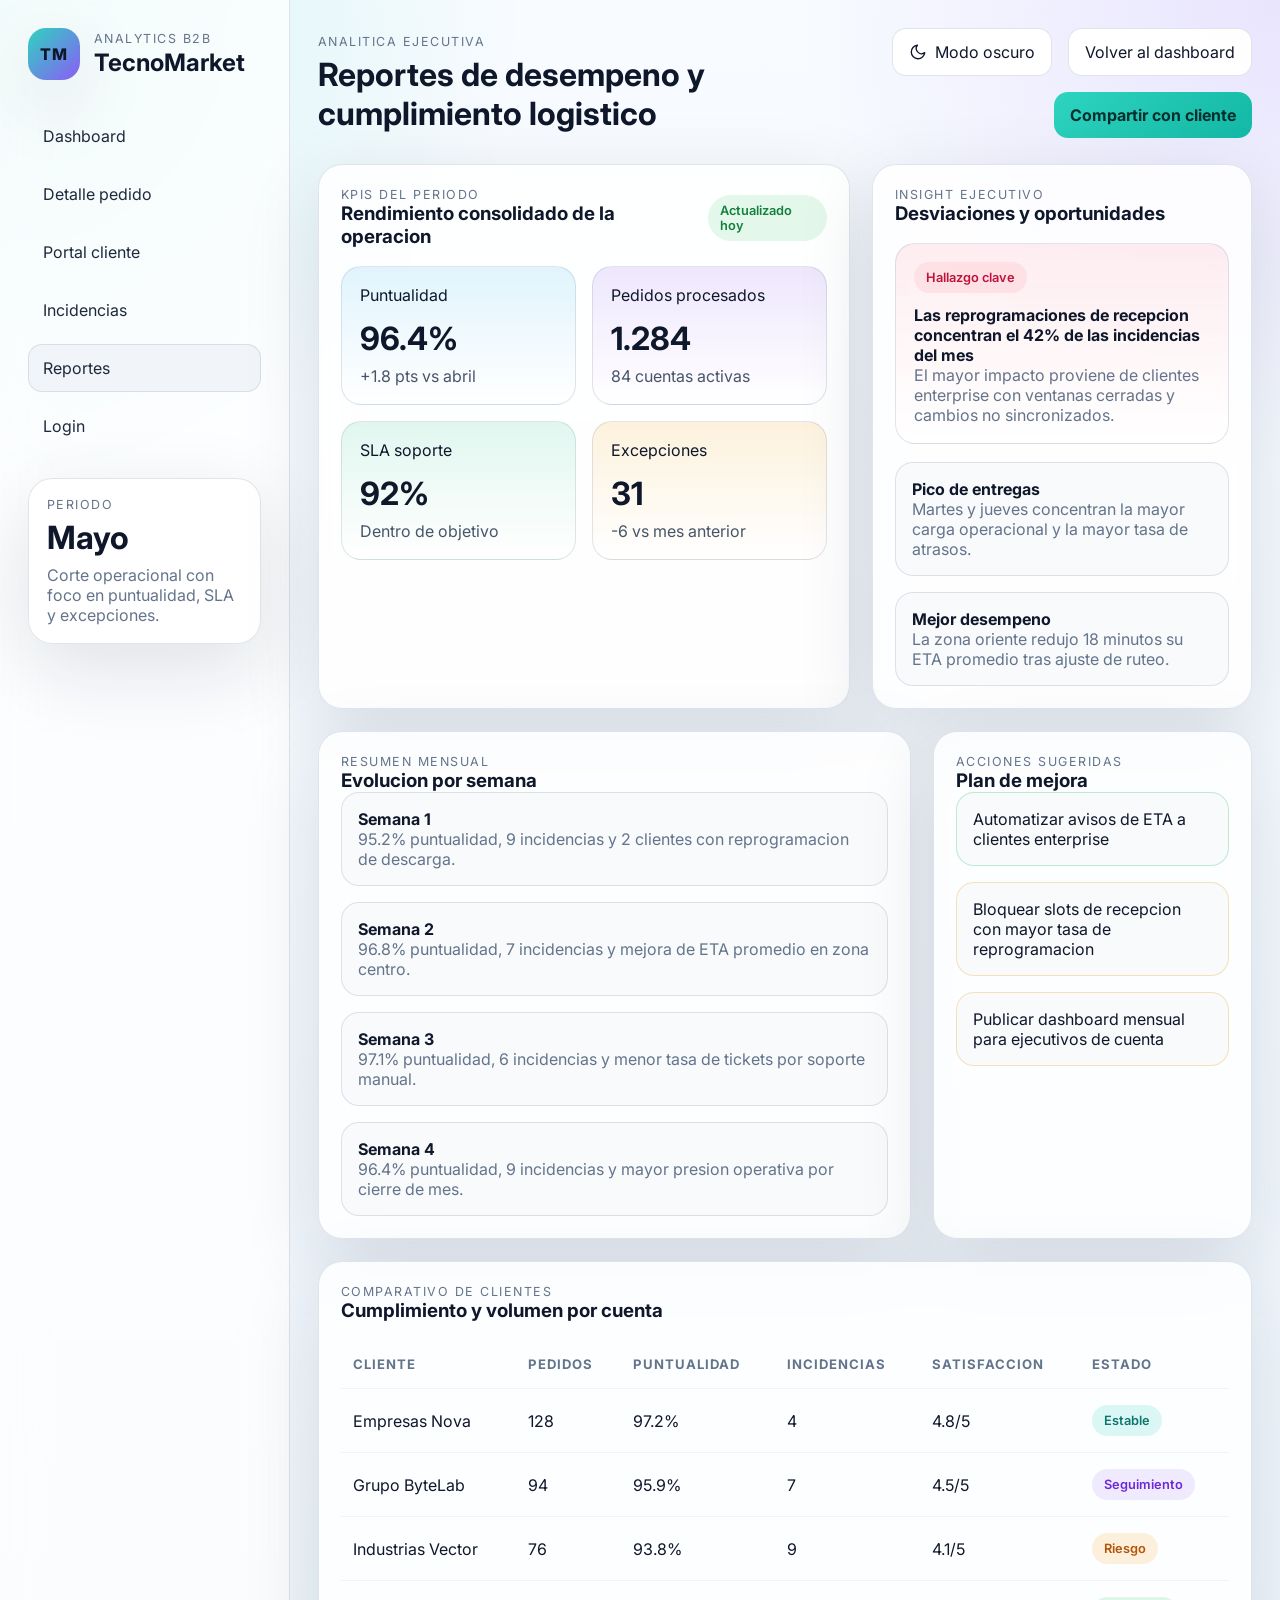
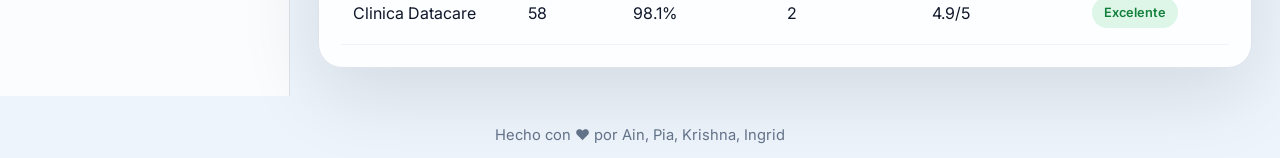
<file: reportes.html>
<!DOCTYPE html>
<html lang="es">
<head>
  <meta charset="UTF-8">
  <meta name="viewport" content="width=device-width, initial-scale=1.0">
  <title>TecnoMarket B2B | Reportes</title>
  <link rel="preconnect" href="https://fonts.googleapis.com">
  <link rel="preconnect" href="https://fonts.gstatic.com" crossorigin>
  <link href="https://fonts.googleapis.com/css2?family=Inter:wght@400;500;600;700;800&display=swap" rel="stylesheet">
  <link rel="stylesheet" href="styles.css">
</head>
<body>
  <div class="app-shell compact-shell">
    <button class="mobile-menu-overlay" type="button" data-menu-close aria-label="Cerrar menu"></button>

    <aside class="sidebar dashboard-sidebar" id="reportes-sidebar-nav" data-mobile-sidebar>
      <a class="brand-block brand-link" href="index.html">
        <div class="brand-mark">TM</div>
        <div class="brand-text">
          <p class="eyebrow">Analytics B2B</p>
          <h1>TecnoMarket</h1>
        </div>
      </a>

      <nav class="nav-menu">
        <a class="nav-item" href="dashboard.html">Dashboard</a>
        <a class="nav-item" href="order-detail.html">Detalle pedido</a>
        <a class="nav-item" href="client-portal.html">Portal cliente</a>
        <a class="nav-item" href="incidencias.html">Incidencias</a>
        <a class="nav-item active" href="reportes.html">Reportes</a>
        <a class="nav-item" href="login.html">Login</a>
      </nav>

      <section class="sidebar-card compact">
        <p class="card-label">Periodo</p>
        <h3>Mayo</h3>
        <p class="muted">Corte operacional con foco en puntualidad, SLA y excepciones.</p>
      </section>
    </aside>

    <main class="main-content">
      <header class="topbar">
        <div>
          <button class="ghost-button mobile-menu-button" type="button" data-menu-toggle aria-expanded="false" aria-controls="reportes-sidebar-nav">
            <span class="mobile-menu-icon" aria-hidden="true">
              <span></span>
              <span></span>
              <span></span>
            </span>
            <span>Menu</span>
          </button>
          <p class="eyebrow">Analitica ejecutiva</p>
          <h2>Reportes de desempeno y cumplimiento logistico</h2>
        </div>
        <div class="topbar-actions">
          <button class="ghost-button theme-toggle" type="button" data-theme-toggle aria-pressed="false"><span class="theme-toggle-icon" aria-hidden="true"></span><span>Modo claro</span></button>
          <a class="ghost-button button-link" href="dashboard.html">Volver al dashboard</a>
          <a class="primary-button button-link" href="client-portal.html">Compartir con cliente</a>
        </div>
      </header>

      <section class="hero-grid">
        <article class="hero-panel overview-panel">
          <div class="panel-heading">
            <div>
              <p class="card-label">KPIs del periodo</p>
              <h3>Rendimiento consolidado de la operacion</h3>
            </div>
            <span class="live-badge">Actualizado hoy</span>
          </div>

          <div class="metrics-grid">
            <div class="metric-card accent-cyan">
              <p>Puntualidad</p>
              <strong>96.4%</strong>
              <span>+1.8 pts vs abril</span>
            </div>
            <div class="metric-card accent-violet">
              <p>Pedidos procesados</p>
              <strong>1.284</strong>
              <span>84 cuentas activas</span>
            </div>
            <div class="metric-card accent-emerald">
              <p>SLA soporte</p>
              <strong>92%</strong>
              <span>Dentro de objetivo</span>
            </div>
            <div class="metric-card accent-amber">
              <p>Excepciones</p>
              <strong>31</strong>
              <span>-6 vs mes anterior</span>
            </div>
          </div>
        </article>

        <article class="hero-panel route-panel">
          <div class="panel-heading">
            <div>
              <p class="card-label">Insight ejecutivo</p>
              <h3>Desviaciones y oportunidades</h3>
            </div>
          </div>

          <div class="insight-card highlight">
            <span class="pill">Hallazgo clave</span>
            <h4>Las reprogramaciones de recepcion concentran el 42% de las incidencias del mes</h4>
            <p class="muted">El mayor impacto proviene de clientes enterprise con ventanas cerradas y cambios no sincronizados.</p>
          </div>

          <div class="message-stack notifications-stack">
            <div class="message-card">
              <strong>Pico de entregas</strong>
              <p class="muted">Martes y jueves concentran la mayor carga operacional y la mayor tasa de atrasos.</p>
            </div>
            <div class="message-card">
              <strong>Mejor desempeno</strong>
              <p class="muted">La zona oriente redujo 18 minutos su ETA promedio tras ajuste de ruteo.</p>
            </div>
          </div>
        </article>
      </section>

      <section class="content-grid">
        <article class="panel tracking-panel">
          <div class="panel-heading">
            <div>
              <p class="card-label">Resumen mensual</p>
              <h3>Evolucion por semana</h3>
            </div>
          </div>

          <div class="message-stack">
            <div class="message-card">
              <strong>Semana 1</strong>
              <p class="muted">95.2% puntualidad, 9 incidencias y 2 clientes con reprogramacion de descarga.</p>
            </div>
            <div class="message-card">
              <strong>Semana 2</strong>
              <p class="muted">96.8% puntualidad, 7 incidencias y mejora de ETA promedio en zona centro.</p>
            </div>
            <div class="message-card">
              <strong>Semana 3</strong>
              <p class="muted">97.1% puntualidad, 6 incidencias y menor tasa de tickets por soporte manual.</p>
            </div>
            <div class="message-card">
              <strong>Semana 4</strong>
              <p class="muted">96.4% puntualidad, 9 incidencias y mayor presion operativa por cierre de mes.</p>
            </div>
          </div>
        </article>

        <article class="panel notifications-panel">
          <div class="panel-heading">
            <div>
              <p class="card-label">Acciones sugeridas</p>
              <h3>Plan de mejora</h3>
            </div>
          </div>

          <div class="check-list">
            <div class="check-item done">Automatizar avisos de ETA a clientes enterprise</div>
            <div class="check-item pending">Bloquear slots de recepcion con mayor tasa de reprogramacion</div>
            <div class="check-item pending">Publicar dashboard mensual para ejecutivos de cuenta</div>
          </div>
        </article>
      </section>

      <section class="panel orders-panel">
        <div class="panel-heading">
          <div>
            <p class="card-label">Comparativo de clientes</p>
            <h3>Cumplimiento y volumen por cuenta</h3>
          </div>
        </div>

        <div class="table-wrap">
          <table>
            <thead>
              <tr>
                <th>Cliente</th>
                <th>Pedidos</th>
                <th>Puntualidad</th>
                <th>Incidencias</th>
                <th>Satisfaccion</th>
                <th>Estado</th>
              </tr>
            </thead>
            <tbody>
              <tr>
                <td>Empresas Nova</td>
                <td>128</td>
                <td>97.2%</td>
                <td>4</td>
                <td>4.8/5</td>
                <td><span class="status-chip transit">Estable</span></td>
              </tr>
              <tr>
                <td>Grupo ByteLab</td>
                <td>94</td>
                <td>95.9%</td>
                <td>7</td>
                <td>4.5/5</td>
                <td><span class="status-chip prep">Seguimiento</span></td>
              </tr>
              <tr>
                <td>Industrias Vector</td>
                <td>76</td>
                <td>93.8%</td>
                <td>9</td>
                <td>4.1/5</td>
                <td><span class="status-chip delayed">Riesgo</span></td>
              </tr>
              <tr>
                <td>Clinica Datacare</td>
                <td>58</td>
                <td>98.1%</td>
                <td>2</td>
                <td>4.9/5</td>
                <td><span class="status-chip delivered">Excelente</span></td>
              </tr>
            </tbody>
          </table>
        </div>
      </section>
    </main>
  </div>

  <footer class="page-credit">
    <p class="auth-credit">Hecho con ❤️ por Ain, Pia, Krishna, Ingrid</p>
  </footer>

  <script src="script.js"></script>
</body>
</html>
</file>
<file: styles.css>
:root {
  color-scheme: dark;
  --bg: #07111f;
  --bg-soft: #0d1a2b;
  --panel: rgba(12, 24, 40, 0.84);
  --panel-strong: #0f2138;
  --border: rgba(148, 163, 184, 0.16);
  --text: #f8fafc;
  --muted: #94a3b8;
  --text-soft: #cbd5e1;
  --text-contrast: #dbeafe;
  --cyan: #2dd4bf;
  --cyan-soft: rgba(45, 212, 191, 0.14);
  --violet: #8b5cf6;
  --violet-soft: rgba(139, 92, 246, 0.14);
  --emerald: #22c55e;
  --emerald-soft: rgba(34, 197, 94, 0.14);
  --amber: #f59e0b;
  --amber-soft: rgba(245, 158, 11, 0.14);
  --danger: #fb7185;
  --body-gradient:
    radial-gradient(circle at top left, rgba(45, 212, 191, 0.15), transparent 26%),
    radial-gradient(circle at top right, rgba(139, 92, 246, 0.18), transparent 24%),
    linear-gradient(180deg, #020817 0%, #07111f 100%);
  --sidebar-bg: rgba(4, 10, 20, 0.72);
  --surface-soft: rgba(15, 33, 56, 0.7);
  --surface-strong: rgba(15, 33, 56, 0.88);
  --surface-solid: rgba(15, 33, 56, 0.92);
  --surface-muted: rgba(15, 33, 56, 0.82);
  --surface-card: rgba(15, 33, 56, 0.68);
  --progress-card-bg: rgba(15, 33, 56, 0.72);
  --feature-card-bg: linear-gradient(180deg, rgba(15, 33, 56, 0.78), rgba(7, 17, 31, 0.96));
  --map-bg: linear-gradient(135deg, #08111e, #12253d);
  --map-grid-line: rgba(148, 163, 184, 0.08);
  --metric-gradient-end: rgba(8, 19, 33, 0.85);
  --highlight-bg: linear-gradient(180deg, rgba(251, 113, 133, 0.12), rgba(15, 33, 56, 0.85));
  --pill-bg: rgba(251, 113, 133, 0.14);
  --pill-text: #fecdd3;
  --live-bg: rgba(34, 197, 94, 0.15);
  --live-text: #86efac;
  --progress-track: rgba(148, 163, 184, 0.16);
  --progress-text: #99f6e4;
  --table-link: #99f6e4;
  --status-transit-bg: rgba(45, 212, 191, 0.14);
  --status-transit-text: #99f6e4;
  --status-prep-bg: rgba(139, 92, 246, 0.14);
  --status-prep-text: #ddd6fe;
  --status-delayed-bg: rgba(245, 158, 11, 0.14);
  --status-delayed-text: #fde68a;
  --status-delivered-bg: rgba(34, 197, 94, 0.14);
  --status-delivered-text: #bbf7d0;
  --shadow: 0 24px 80px rgba(2, 6, 23, 0.45);
}

:root[data-theme="light"] {
  color-scheme: light;
  --bg: #edf4fb;
  --bg-soft: #dbe7f4;
  --panel: rgba(255, 255, 255, 0.84);
  --panel-strong: #ffffff;
  --border: rgba(148, 163, 184, 0.28);
  --text: #0f172a;
  --muted: #64748b;
  --text-soft: #475569;
  --text-contrast: #1e293b;
  --cyan-soft: rgba(14, 165, 233, 0.12);
  --violet-soft: rgba(124, 58, 237, 0.12);
  --emerald-soft: rgba(16, 185, 129, 0.12);
  --amber-soft: rgba(245, 158, 11, 0.14);
  --body-gradient:
    radial-gradient(circle at top left, rgba(45, 212, 191, 0.18), transparent 24%),
    radial-gradient(circle at top right, rgba(139, 92, 246, 0.14), transparent 22%),
    linear-gradient(180deg, #f8fbff 0%, #edf4fb 100%);
  --sidebar-bg: rgba(255, 255, 255, 0.72);
  --surface-soft: rgba(241, 245, 249, 0.96);
  --surface-strong: rgba(255, 255, 255, 0.96);
  --surface-solid: rgba(255, 255, 255, 0.98);
  --surface-muted: rgba(241, 245, 249, 0.98);
  --surface-card: rgba(248, 250, 252, 0.96);
  --progress-card-bg: rgba(248, 250, 252, 0.96);
  --feature-card-bg: linear-gradient(180deg, rgba(255, 255, 255, 0.98), rgba(241, 245, 249, 0.98));
  --map-bg: linear-gradient(135deg, #eff6ff, #dbeafe);
  --map-grid-line: rgba(100, 116, 139, 0.12);
  --metric-gradient-end: rgba(255, 255, 255, 0.9);
  --highlight-bg: linear-gradient(180deg, rgba(251, 113, 133, 0.12), rgba(255, 255, 255, 0.94));
  --pill-bg: rgba(251, 113, 133, 0.12);
  --pill-text: #be123c;
  --live-bg: rgba(34, 197, 94, 0.12);
  --live-text: #15803d;
  --progress-track: rgba(148, 163, 184, 0.22);
  --progress-text: #0f766e;
  --table-link: #0f766e;
  --status-transit-bg: rgba(45, 212, 191, 0.16);
  --status-transit-text: #0f766e;
  --status-prep-bg: rgba(139, 92, 246, 0.12);
  --status-prep-text: #6d28d9;
  --status-delayed-bg: rgba(245, 158, 11, 0.14);
  --status-delayed-text: #b45309;
  --status-delivered-bg: rgba(34, 197, 94, 0.14);
  --status-delivered-text: #15803d;
  --shadow: 0 24px 80px rgba(15, 23, 42, 0.12);
}

* {
  box-sizing: border-box;
}

body {
  margin: 0;
  min-height: 100vh;
  font-family: "Inter", sans-serif;
  background: var(--body-gradient);
  color: var(--text);
}

.auth-page {
  padding: 20px 28px 28px;
  min-height: 100dvh;
  display: flex;
  flex-direction: column;
}

.auth-topbar {
  display: flex;
  align-items: center;
  justify-content: space-between;
  gap: 16px;
  flex-wrap: wrap;
  padding: 14px 18px;
  margin: 0 0 18px;
  width: 100%;
  border: 1px solid var(--border);
  border-radius: 22px;
  background: var(--panel);
  box-shadow: var(--shadow);
  backdrop-filter: blur(16px);
}

.auth-topbar-actions {
  display: flex;
  align-items: center;
  justify-content: flex-end;
  gap: 12px;
  flex-wrap: wrap;
}

button,
input,
a {
  font: inherit;
}

a {
  color: inherit;
}

.app-shell {
  display: grid;
  grid-template-columns: 290px 1fr;
  min-height: 100vh;
}

.sidebar {
  padding: 28px;
  background: var(--sidebar-bg);
  border-right: 1px solid var(--border);
  backdrop-filter: blur(20px);
}

.brand-block {
  display: flex;
  align-items: center;
  gap: 14px;
  margin-bottom: 32px;
}

.brand-link {
  color: inherit;
  text-decoration: none;
}

.brand-text {
  display: grid;
  gap: 2px;
}

.topbar-brand {
  margin-bottom: 0;
}

.brand-block h1 {
    font-size: 1.5em;
}

.brand-mark {
  display: grid;
  place-items: center;
  width: 52px;
  height: 52px;
  border-radius: 18px;
  font-weight: 800;
  letter-spacing: 0.08em;
  background: linear-gradient(135deg, var(--cyan), var(--violet));
  box-shadow: var(--shadow);
}

.eyebrow,
.card-label {
  margin: 0;
  color: var(--muted);
  font-size: 0.78rem;
  text-transform: uppercase;
  letter-spacing: 0.12em;
}

h1,
h2,
h3,
h4,
p {
  margin: 0;
}

.nav-menu {
  display: grid;
  gap: 10px;
  margin-bottom: 28px;
}

.nav-item {
  padding: 13px 14px;
  border: 1px solid transparent;
  border-radius: 14px;
  color: var(--text-contrast);
  text-decoration: none;
  background: transparent;
  transition: 0.2s ease;
}

.nav-item.active,
.nav-item:hover {
  background: var(--surface-soft);
  border-color: var(--border);
}

.sidebar-card,
.panel,
.hero-panel {
  border: 1px solid var(--border);
  background: var(--panel);
  border-radius: 24px;
  box-shadow: var(--shadow);
  backdrop-filter: blur(14px);
}

.sidebar-card {
  padding: 18px;
  margin-top: 18px;
}

.sidebar-card.compact h3 {
  margin: 6px 0 8px;
  font-size: 2rem;
}

.muted {
  color: var(--muted);
}

.alert-list {
  padding: 0;
  margin: 14px 0 0;
  list-style: none;
  display: grid;
  gap: 12px;
  color: var(--text-contrast);
}

.dot,
.legend-dot {
  display: inline-block;
  width: 9px;
  height: 9px;
  margin-right: 10px;
  border-radius: 50%;
}

.warning,
.amber {
  background: var(--amber);
}

.success {
  background: var(--emerald);
}

.info,
.cyan {
  background: var(--cyan);
}

.main-content {
  padding: 28px;
}

.topbar,
.panel-heading,
.route-summary,
.topbar-actions,
.segmented-control {
  display: flex;
  align-items: center;
  justify-content: space-between;
  gap: 16px;
}

.topbar {
  margin-bottom: 26px;
}

.topbar h2 {
  margin-top: 6px;
  font-size: clamp(1.7rem, 2.5vw, 2.4rem);
}

.topbar-actions {
  flex-wrap: wrap;
  justify-content: flex-end;
}

.search-bar {
  min-width: 320px;
  padding: 12px 14px;
  border: 1px solid var(--border);
  border-radius: 18px;
  background: var(--surface-soft);
}

.search-bar span {
  display: block;
  margin-bottom: 6px;
  color: var(--muted);
  font-size: 0.78rem;
}

.search-bar input {
  width: 100%;
  border: 0;
  outline: none;
  background: transparent;
  color: var(--text);
}

.primary-button,
.ghost-button,
.segment {
  border: 0;
  border-radius: 14px;
  padding: 13px 16px;
  cursor: pointer;
  transition: 0.2s ease;
}

.primary-button {
  background: linear-gradient(135deg, var(--cyan), #14b8a6);
  color: #042f2e;
  font-weight: 700;
}

.ghost-button,
.segment {
  color: var(--text);
  background: var(--surface-strong);
  border: 1px solid var(--border);
}

.theme-toggle {
  display: inline-flex;
  align-items: center;
  gap: 8px;
  min-width: 126px;
  justify-content: center;
}

.mobile-menu-button,
.mobile-menu-overlay {
  display: none;
}

.mobile-menu-button {
  align-items: center;
  gap: 10px;
  margin-bottom: 14px;
}

.mobile-menu-icon {
  display: inline-grid;
  gap: 4px;
}

.mobile-menu-icon span {
  display: block;
  width: 18px;
  height: 2px;
  border-radius: 999px;
  background: currentColor;
}

.theme-toggle-icon {
  display: inline-flex;
  align-items: center;
  justify-content: center;
  width: 18px;
  height: 18px;
}

.theme-toggle-icon svg {
  width: 18px;
  height: 18px;
  stroke: currentColor;
}

.button-link {
  display: inline-flex;
  align-items: center;
  justify-content: center;
  text-decoration: none;
}

.ghost-button.small {
  padding: 10px 14px;
}

.primary-button.small {
  padding: 10px 14px;
}

.hero-grid,
.content-grid {
  display: grid;
  gap: 22px;
}

.hero-grid {
  grid-template-columns: 1.4fr 1fr;
  margin-bottom: 22px;
}

.content-grid {
  grid-template-columns: 1.3fr 0.7fr;
  margin-bottom: 22px;
}

.hero-panel,
.panel {
  padding: 22px;
}

.live-badge,
.pill,
.status-chip {
  display: inline-flex;
  align-items: center;
  justify-content: center;
  border-radius: 999px;
  padding: 8px 12px;
  font-size: 0.8rem;
  font-weight: 600;
}

.live-badge {
  background: var(--live-bg);
  color: var(--live-text);
}

.metrics-grid {
  display: grid;
  grid-template-columns: repeat(2, minmax(0, 1fr));
  gap: 16px;
  margin-top: 18px;
}

.metric-card {
  padding: 18px;
  border-radius: 20px;
  border: 1px solid var(--border);
}

.metric-card strong {
  display: block;
  margin: 14px 0 8px;
  font-size: 2rem;
}

.metric-card span {
  color: var(--text-soft);
}

.accent-cyan { background: linear-gradient(180deg, var(--cyan-soft), var(--metric-gradient-end)); }
.accent-violet { background: linear-gradient(180deg, var(--violet-soft), var(--metric-gradient-end)); }
.accent-emerald { background: linear-gradient(180deg, var(--emerald-soft), var(--metric-gradient-end)); }
.accent-amber { background: linear-gradient(180deg, var(--amber-soft), var(--metric-gradient-end)); }

.map-card {
  position: relative;
  height: 280px;
  margin: 18px 0;
  border-radius: 22px;
  overflow: hidden;
  background: var(--map-bg);
  border: 1px solid var(--border);
}

.map-grid {
  position: absolute;
  inset: 0;
  background-image:
    linear-gradient(var(--map-grid-line) 1px, transparent 1px),
    linear-gradient(90deg, var(--map-grid-line) 1px, transparent 1px);
  background-size: 28px 28px;
}

.map-route {
  position: absolute;
  inset: 0;
}

.route-a::before {
  content: "";
  position: absolute;
  left: 18%;
  top: 60%;
  width: 62%;
  height: 18%;
  border-top: 3px dashed rgba(45, 212, 191, 0.95);
  border-right: 3px dashed rgba(45, 212, 191, 0.95);
  border-radius: 0 120px 0 0;
  transform: rotate(-10deg);
}

.map-point {
  position: absolute;
  padding: 8px 10px;
  border-radius: 12px;
  background: var(--surface-solid);
  border: 1px solid var(--border);
  color: var(--text-contrast);
  font-size: 0.78rem;
}

.start { left: 12%; top: 62%; }
.hub { left: 44%; top: 44%; }
.end { right: 12%; top: 26%; }

.route-summary {
  flex-wrap: wrap;
}

.timeline {
  display: grid;
  gap: 16px;
  margin-top: 20px;
}

.timeline-item {
  display: grid;
  grid-template-columns: 16px 1fr;
  gap: 14px;
  align-items: start;
}

.timeline-marker {
  display: block;
  width: 14px;
  height: 14px;
  margin-top: 4px;
  border-radius: 50%;
  border: 2px solid var(--muted);
  background: transparent;
}

.timeline-item.done .timeline-marker {
  border-color: var(--emerald);
  background: var(--emerald);
}

.timeline-item.active .timeline-marker {
  border-color: var(--cyan);
  background: var(--cyan);
  box-shadow: 0 0 0 6px rgba(45, 212, 191, 0.16);
}

.timeline-item p {
  margin-top: 6px;
  color: var(--muted);
}

.progress-card {
  margin-top: 18px;
  padding: 18px;
  border-radius: 20px;
  border: 1px solid var(--border);
  background: var(--progress-card-bg);
}

.progress-meta,
.progress-steps,
.help-actions {
  display: flex;
  align-items: center;
  justify-content: space-between;
  gap: 12px;
}

.progress-value {
  color: var(--progress-text);
}

.progress-bar {
  width: 100%;
  height: 12px;
  margin: 14px 0 12px;
  border-radius: 999px;
  overflow: hidden;
  background: var(--progress-track);
}

.progress-fill {
  display: block;
  height: 100%;
  border-radius: inherit;
  background: linear-gradient(90deg, var(--cyan), var(--emerald));
  transition: width 0.4s ease;
}

.progress-steps {
  flex-wrap: wrap;
  color: var(--muted);
  font-size: 0.82rem;
}

.progress-steps .done,
.progress-steps .active {
  color: var(--text);
}

.progress-steps .active {
  color: var(--progress-text);
}

.insight-card {
  padding: 18px;
  border-radius: 20px;
  border: 1px solid var(--border);
  margin-top: 18px;
}

.highlight {
  background: var(--highlight-bg);
}

.pill {
  margin-bottom: 12px;
  background: var(--pill-bg);
  color: var(--pill-text);
}

.mini-chart {
  display: grid;
  grid-template-columns: repeat(5, 1fr);
  align-items: end;
  gap: 12px;
  height: 180px;
  margin-top: 20px;
}

.bar {
  position: relative;
  height: var(--size);
  border-radius: 18px 18px 8px 8px;
  background: linear-gradient(180deg, rgba(45, 212, 191, 0.95), rgba(45, 212, 191, 0.3));
}

.bar span {
  position: absolute;
  left: 50%;
  bottom: -26px;
  transform: translateX(-50%);
  color: var(--muted);
  font-size: 0.8rem;
}

.legend-list {
  display: grid;
  gap: 10px;
  margin-top: 34px;
  color: var(--text-contrast);
}

.orders-panel {
  overflow: hidden;
}

.table-link,
.text-link {
  color: var(--table-link);
  text-decoration: none;
}

.table-link:hover,
.text-link:hover {
  text-decoration: underline;
}

.extra-links-grid,
.detail-overview-grid,
.portal-hero-grid,
.quick-actions-grid,
.detail-stats-grid,
.auth-shell,
.auth-footer-cards {
  display: grid;
  gap: 22px;
}

.extra-links-grid {
  grid-template-columns: repeat(3, minmax(0, 1fr));
  margin: 20px 0 0 0;
}

.feature-link-card {
  display: block;
  padding: 22px;
  border-radius: 24px;
  border: 1px solid var(--border);
  background: var(--feature-card-bg);
  box-shadow: var(--shadow);
  text-decoration: none;
}

.feature-link-card h3,
.feature-link-card p:not(.card-label),
.feature-link-card h4 {
  margin-top: 8px;
}

.small-card {
  min-height: 132px;
}

.compact-shell {
  grid-template-columns: 290px 1fr;
}

.auth-shell {
  grid-template-columns: 1.1fr 0.9fr;
  flex: 1;
  min-height: 0;
  padding: 0;
}

.auth-hero,
.auth-panel {
  height: 100%;
  display: flex;
  flex-direction: column;
  padding: 28px;
  border: 1px solid var(--border);
  border-radius: 32px;
  background: var(--panel);
  box-shadow: var(--shadow);
  backdrop-filter: blur(16px);
}

.hero-copy {
  max-width: 620px;
  margin: 56px 0 28px;
}

.hero-copy h2 {
  margin: 10px 0 14px;
  font-size: clamp(2.2rem, 4vw, 4rem);
  line-height: 1.02;
}

.hero-metrics-grid {
  display: grid;
  grid-template-columns: repeat(2, minmax(0, 1fr));
  gap: 18px;
}

.auth-heading {
  margin-bottom: 24px;
}

.auth-form,
.check-list,
.line-item-list,
.message-stack {
  display: grid;
  gap: 16px;
}

.field-group {
  display: grid;
  gap: 8px;
}

.field-group span,
.info-tile span {
  color: var(--muted);
  font-size: 0.88rem;
}

.field-group input {
  width: 100%;
  padding: 15px 16px;
  border-radius: 16px;
  border: 1px solid var(--border);
  background: var(--surface-muted);
  color: var(--text);
  outline: none;
}

.inline-row {
  display: flex;
  align-items: center;
  gap: 14px;
}

.between {
  justify-content: space-between;
}

.checkbox-row {
  display: flex;
  align-items: center;
  gap: 10px;
  color: var(--text-contrast);
}

.full-width {
  width: 100%;
}

.auth-footer-cards {
  grid-template-columns: repeat(2, minmax(0, 1fr));
  margin-top: 26px;
}

.auth-credit {
  margin: 18px 4px 0;
  color: var(--muted);
  font-size: 0.92rem;
  text-align: center;
}

.page-credit {
  display: flex;
  justify-content: center;
  margin-top: 12px;
  padding-bottom: 14px;
}

@media (min-width: 1181px) {
  .auth-shell {
    min-height: calc(100dvh - 220px);
  }
}

.detail-overview-grid {
  grid-template-columns: 1.35fr 0.65fr;
  margin-bottom: 22px;
}

.detail-main-card,
.side-inspector,
.action-hub,
.support-panel,
.history-panel,
.help-panel,
.notifications-panel {
  min-height: 100%;
}

.detail-stats-grid {
  grid-template-columns: repeat(4, minmax(0, 1fr));
  margin: 18px 0;
}

.info-tile,
.line-item-card,
.message-card,
.check-item {
  padding: 16px;
  border-radius: 18px;
  border: 1px solid var(--border);
  background: var(--surface-card);
}

.large-map {
  height: 340px;
}

.check-item.done {
  border-color: rgba(34, 197, 94, 0.28);
}

.check-item.pending {
  border-color: rgba(245, 158, 11, 0.28);
}

.detail-content-grid {
  grid-template-columns: 1.1fr 0.9fr;
}

.portal-hero-grid {
  grid-template-columns: 1.2fr 0.8fr;
  margin-bottom: 22px;
}

.portal-content-grid {
  grid-template-columns: 1.2fr 0.8fr;
}

.secondary-grid {
  margin-top: 22px;
}

.quick-actions-grid {
  grid-template-columns: repeat(2, minmax(0, 1fr));
  margin-top: 18px;
}

.segmented-control {
  flex-wrap: wrap;
}

.segment.active,
.segment:hover,
.ghost-button:hover,
.primary-button:hover {
  transform: translateY(-1px);
}

.segment.active {
  background: rgba(45, 212, 191, 0.14);
  color: var(--progress-text);
  border-color: rgba(45, 212, 191, 0.32);
}

.notifications-stack {
  margin-top: 18px;
}

.help-actions {
  margin-top: 18px;
  flex-wrap: wrap;
  justify-content: flex-start;
}

.auth-actions {
  justify-content: flex-end;
}

.table-wrap {
  overflow-x: auto;
  margin-top: 18px;
}

table {
  width: 100%;
  border-collapse: collapse;
}

th,
td {
  padding: 16px 12px;
  text-align: left;
  border-bottom: 1px solid rgba(148, 163, 184, 0.12);
}

th {
  color: var(--muted);
  font-size: 0.82rem;
  text-transform: uppercase;
  letter-spacing: 0.08em;
}

.status-chip.transit {
  background: var(--status-transit-bg);
  color: var(--status-transit-text);
}

.status-chip.prep {
  background: var(--status-prep-bg);
  color: var(--status-prep-text);
}

.status-chip.delayed {
  background: var(--status-delayed-bg);
  color: var(--status-delayed-text);
}

.status-chip.delivered {
  background: var(--status-delivered-bg);
  color: var(--status-delivered-text);
}

.is-hidden {
  display: none;
}

@media (max-width: 1180px) {
  .app-shell,
  .hero-grid,
  .content-grid,
  .detail-overview-grid,
  .portal-hero-grid,
  .portal-content-grid,
  .detail-content-grid,
  .auth-shell,
  .extra-links-grid {
    grid-template-columns: 1fr;
  }

  .sidebar {
    border-right: 0;
    border-bottom: 1px solid var(--border);
  }

  .mobile-menu-button {
    display: inline-flex;
  }

  .dashboard-sidebar {
    position: fixed;
    top: 0;
    left: 0;
    z-index: 30;
    width: min(86vw, 320px);
    height: 100vh;
    overflow-y: auto;
    border-right: 1px solid var(--border);
    border-bottom: 0;
    transform: translateX(-100%);
    transition: transform 0.25s ease;
  }

  .mobile-menu-overlay {
    position: fixed;
    inset: 0;
    z-index: 20;
    border: 0;
    padding: 0;
    background: rgba(2, 6, 23, 0.56);
    cursor: pointer;
  }

  body.mobile-menu-open {
    overflow: hidden;
  }

  body.mobile-menu-open .dashboard-sidebar {
    transform: translateX(0);
  }

  body.mobile-menu-open .mobile-menu-overlay {
    display: block;
  }

  .detail-stats-grid,
  .quick-actions-grid,
  .hero-metrics-grid,
  .auth-footer-cards {
    grid-template-columns: repeat(2, minmax(0, 1fr));
  }
}

@media (max-width: 720px) {
  html,
  body {
    max-width: 100%;
    overflow-x: hidden;
  }

  .app-shell,
  .main-content,
  .topbar,
  .topbar > div,
  .topbar-actions,
  .hero-grid,
  .content-grid,
  .hero-panel,
  .panel {
    min-width: 0;
  }

  .main-content,
  .sidebar {
    padding: 18px;
  }

  .topbar h2 {
    font-size: clamp(1.55rem, 7vw, 2rem);
    overflow-wrap: anywhere;
  }

  .hero-panel,
  .panel {
    padding: 16px;
  }

  .route-summary,
  .progress-steps {
    gap: 10px;
    flex-wrap: wrap;
  }

  .route-summary strong,
  .progress-steps span {
    font-size: 0.95rem;
  }

  .map-card,
  .large-map {
    min-height: 220px;
    height: 220px;
  }

  .search-bar {
    min-width: 100%;
  }

  .metrics-grid {
    grid-template-columns: 1fr;
  }

  .detail-stats-grid,
  .quick-actions-grid,
  .hero-metrics-grid,
  .auth-footer-cards {
    grid-template-columns: 1fr;
  }

  .topbar,
  .topbar-actions,
  .panel-heading,
  .route-summary,
  .inline-row {
    align-items: stretch;
    flex-direction: column;
  }

  .auth-shell {
    padding: 18px;
  }

  .page-credit {
    margin-top: 2px;
  }

  .auth-topbar {
    padding: 14px;
  }

  .auth-topbar-actions {
    width: 100%;
    justify-content: stretch;
  }

  .auth-topbar-actions > * {
    flex: 1 1 180px;
  }

  th,
  td {
    white-space: nowrap;
  }
}
</file>
